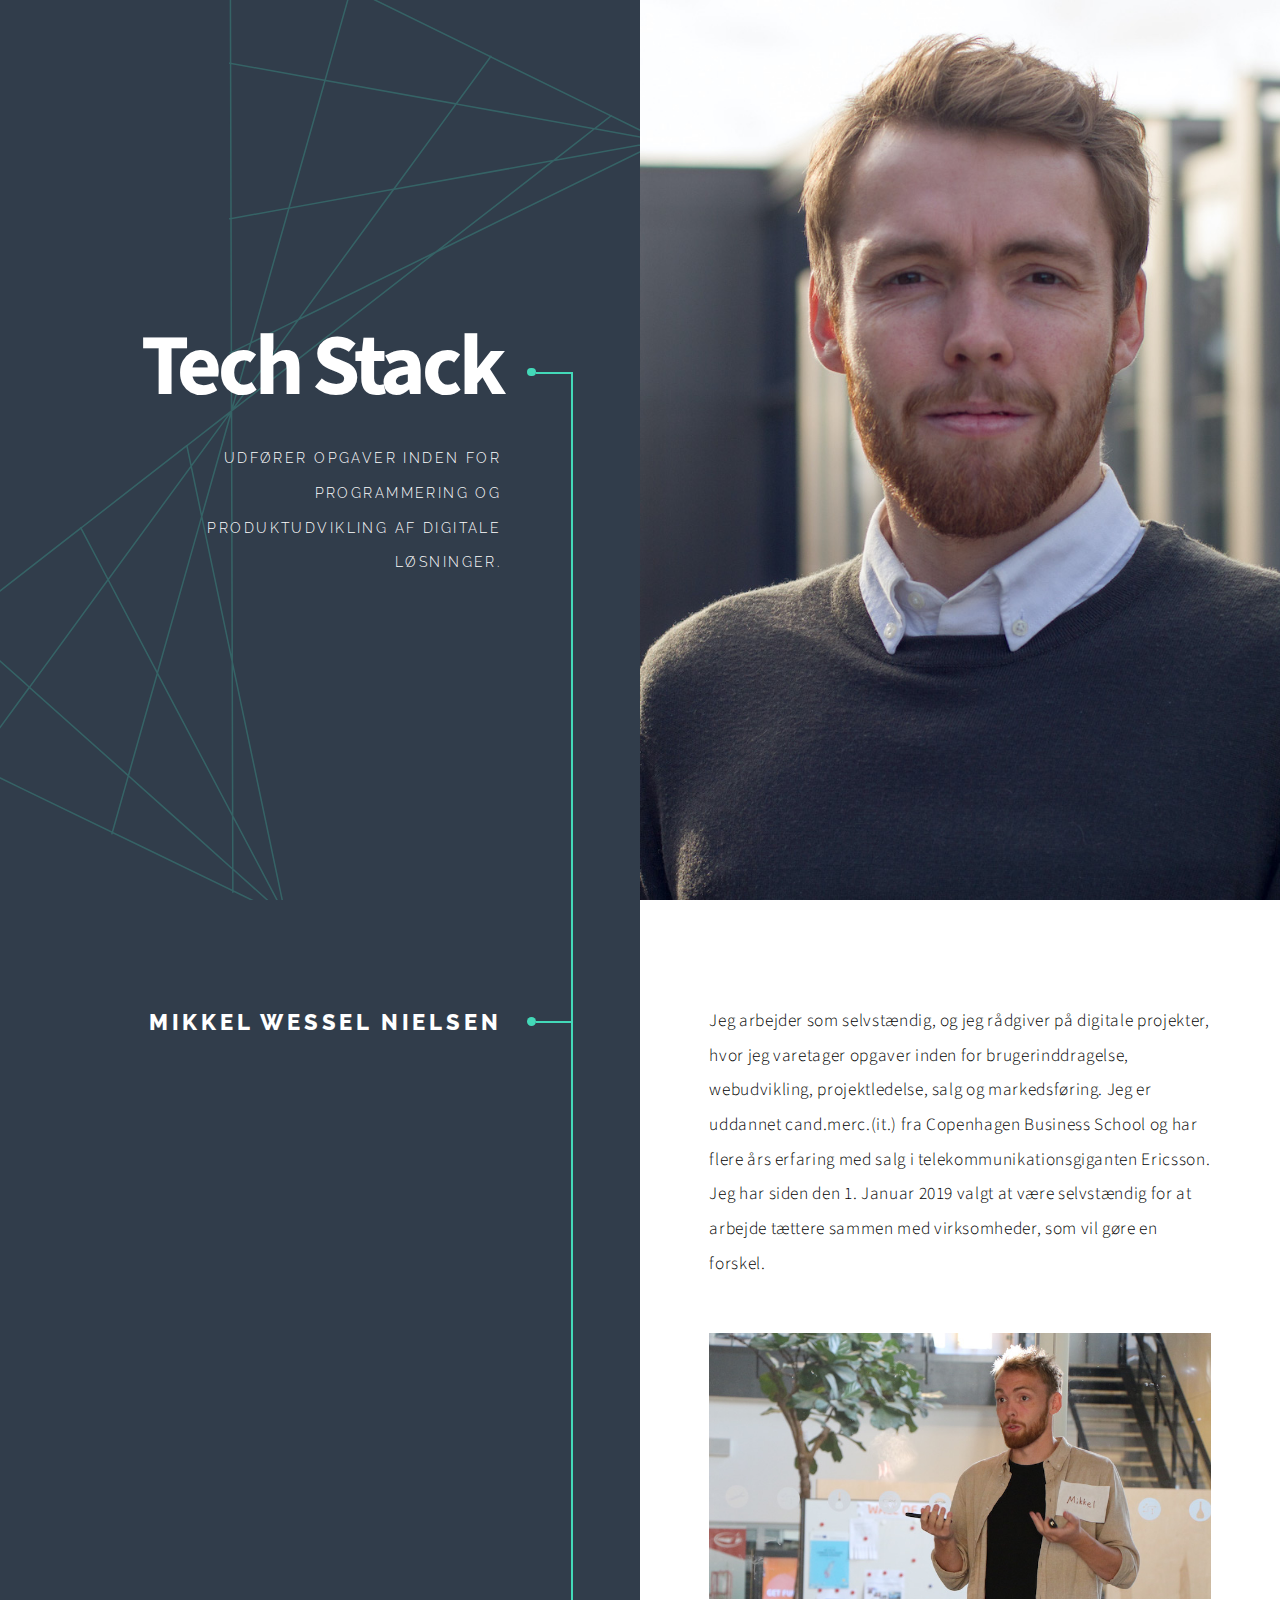
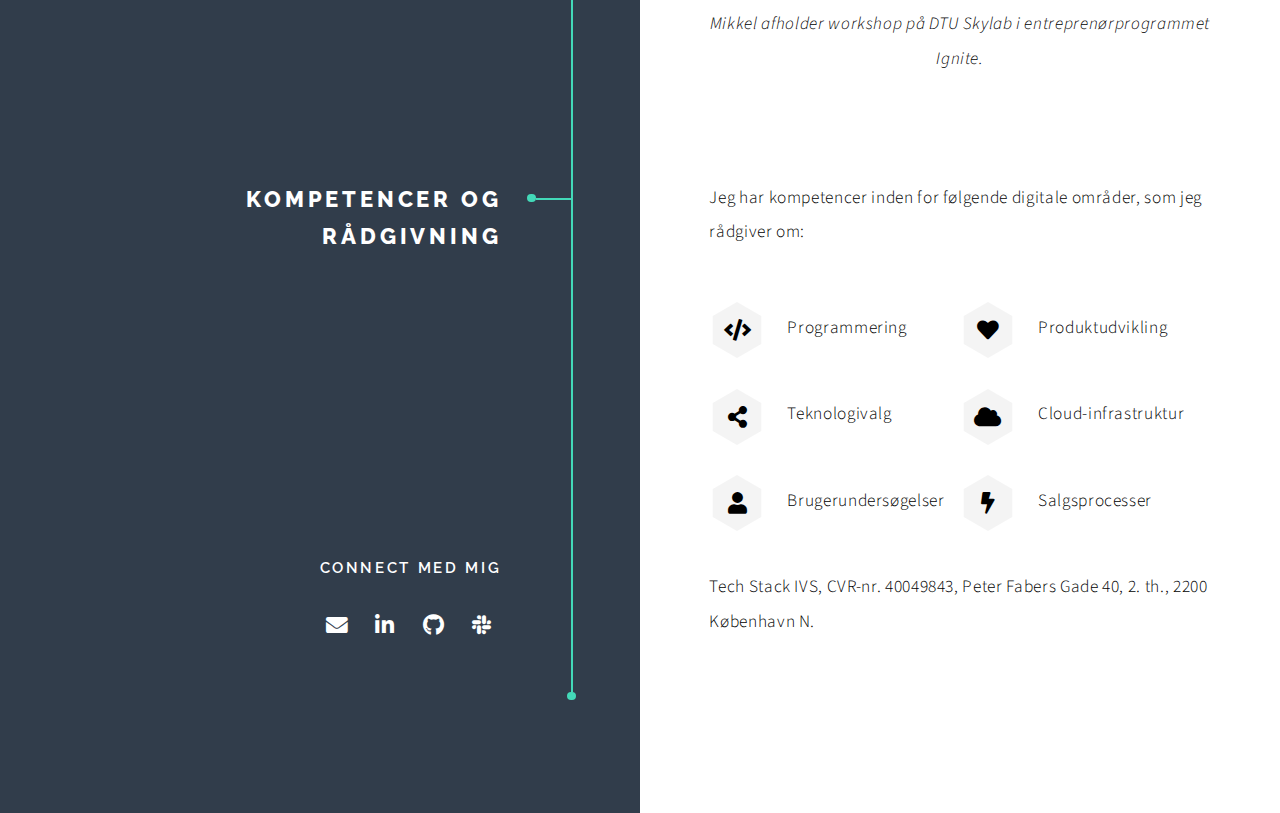
<file: index.html>
<!DOCTYPE HTML>
<html>
	<head>
		<title>Tech Stack</title>
		<meta charset="utf-8" />
		<link rel="icon" href="assets/favicon.ico" />
		<meta name="viewport" content="width=device-width, initial-scale=1, user-scalable=no" />
		<meta name="description" content="" />
		<meta name="keywords" content="" />
		<link rel="stylesheet" href="assets/css/main.css" />
	</head>
	<body class="is-preload">

		<!-- Wrapper -->
			<div id="wrapper">

				<!-- Intro -->
					<section class="intro">
						<header>
							<h1>Tech Stack</h1>
							<p style="color: #ffffff;">Udfører opgaver inden for programmering og produktudvikling af digitale løsninger.</a></p>
						</header>
						<div class="content">
							<span class="image fill" data-position="center"><img src="images/mikkel-1.jpg" alt="" /></span>
						</div>
					</section>

				<!-- Section -->
					<section id="first">
						<header>
							<h2>Mikkel Wessel Nielsen</h2>
						</header>
						<div class="content">
							<p>Jeg arbejder som selvstændig, og jeg rådgiver på digitale projekter, hvor jeg varetager opgaver inden for brugerinddragelse, webudvikling, projektledelse, salg og markedsføring. Jeg er uddannet cand.merc.(it.) fra Copenhagen Business School og har flere års erfaring med salg i telekommunikationsgiganten Ericsson. Jeg har siden den 1. Januar 2019 valgt at være selvstændig for at arbejde tættere sammen med virksomheder, som vil gøre en forskel.</p>
							<span class="image main" style="margin-bottom: 0.5rem!important;"><img src="images/mikkel-2.jpg" alt="" /></span>
							<p style="text-align: center; font-style: italic; margin: 0">Mikkel afholder workshop på DTU Skylab i entreprenørprogrammet Ignite.</p>
						</div>
					</section>

					<!-- Section -->
					<section>
						<header>
							<h2>Kompetencer og rådgivning</h2>
						</header>
						<div class="content">
							<p>Jeg har kompetencer inden for følgende digitale områder, som jeg rådgiver om:</p>
							<ul class="feature-icons">
								<li class="icon solid fa-code">Programmering</li>
								<li class="icon solid fa-heart">Produktudvikling</li>
								<li class="icon solid fa-share-alt">Teknologivalg</li>
								<li class="icon solid fa-cloud">Cloud-infrastruktur</li>
								<li class="icon solid fa-user">Brugerundersøgelser</li>
								<li class="icon solid fa-bolt">Salgsprocesser</li>
							</ul>
							<p>Tech Stack IVS, CVR-nr. 40049843, Peter Fabers Gade 40, 2. th., 2200 København N.</p>
						</div>
						<footer>
							<ul class="items">
								<h3>Connect med mig</h3>
								<li>
									<ul class="icons">
										<li><a href="mailto:mikkelwessel2@gmail.com" target="_blank" class="icon solid fa-envelope"><span class="label">Email</span></a></li>
										<li><a href="https://www.linkedin.com/in/mikkel-wessel-nielsen/" target="_blank" class="icon brands fa-linkedin-in"><span class="label">LinkedIn</span></a></li>
										<li><a href="https://github.com/mikkel4vild" target="_blank" class="icon brands fa-github"><span class="label">GitHub</span></a></li>
										<li><a href="https://tech-stack-talk.slack.com/" target="_blank" class="icon brands fa-slack"><span class="label">Slack</span></a></li>
									</ul>
								</li>
							</ul>
						</footer>
					</section>
			</div>

		<!-- Scripts -->
			<script src="assets/js/jquery.min.js"></script>
			<script src="assets/js/jquery.scrolly.min.js"></script>
			<script src="assets/js/browser.min.js"></script>
			<script src="assets/js/breakpoints.min.js"></script>
			<script src="assets/js/util.js"></script>
			<script src="assets/js/main.js"></script>
			
	</body>
</html>
</file>
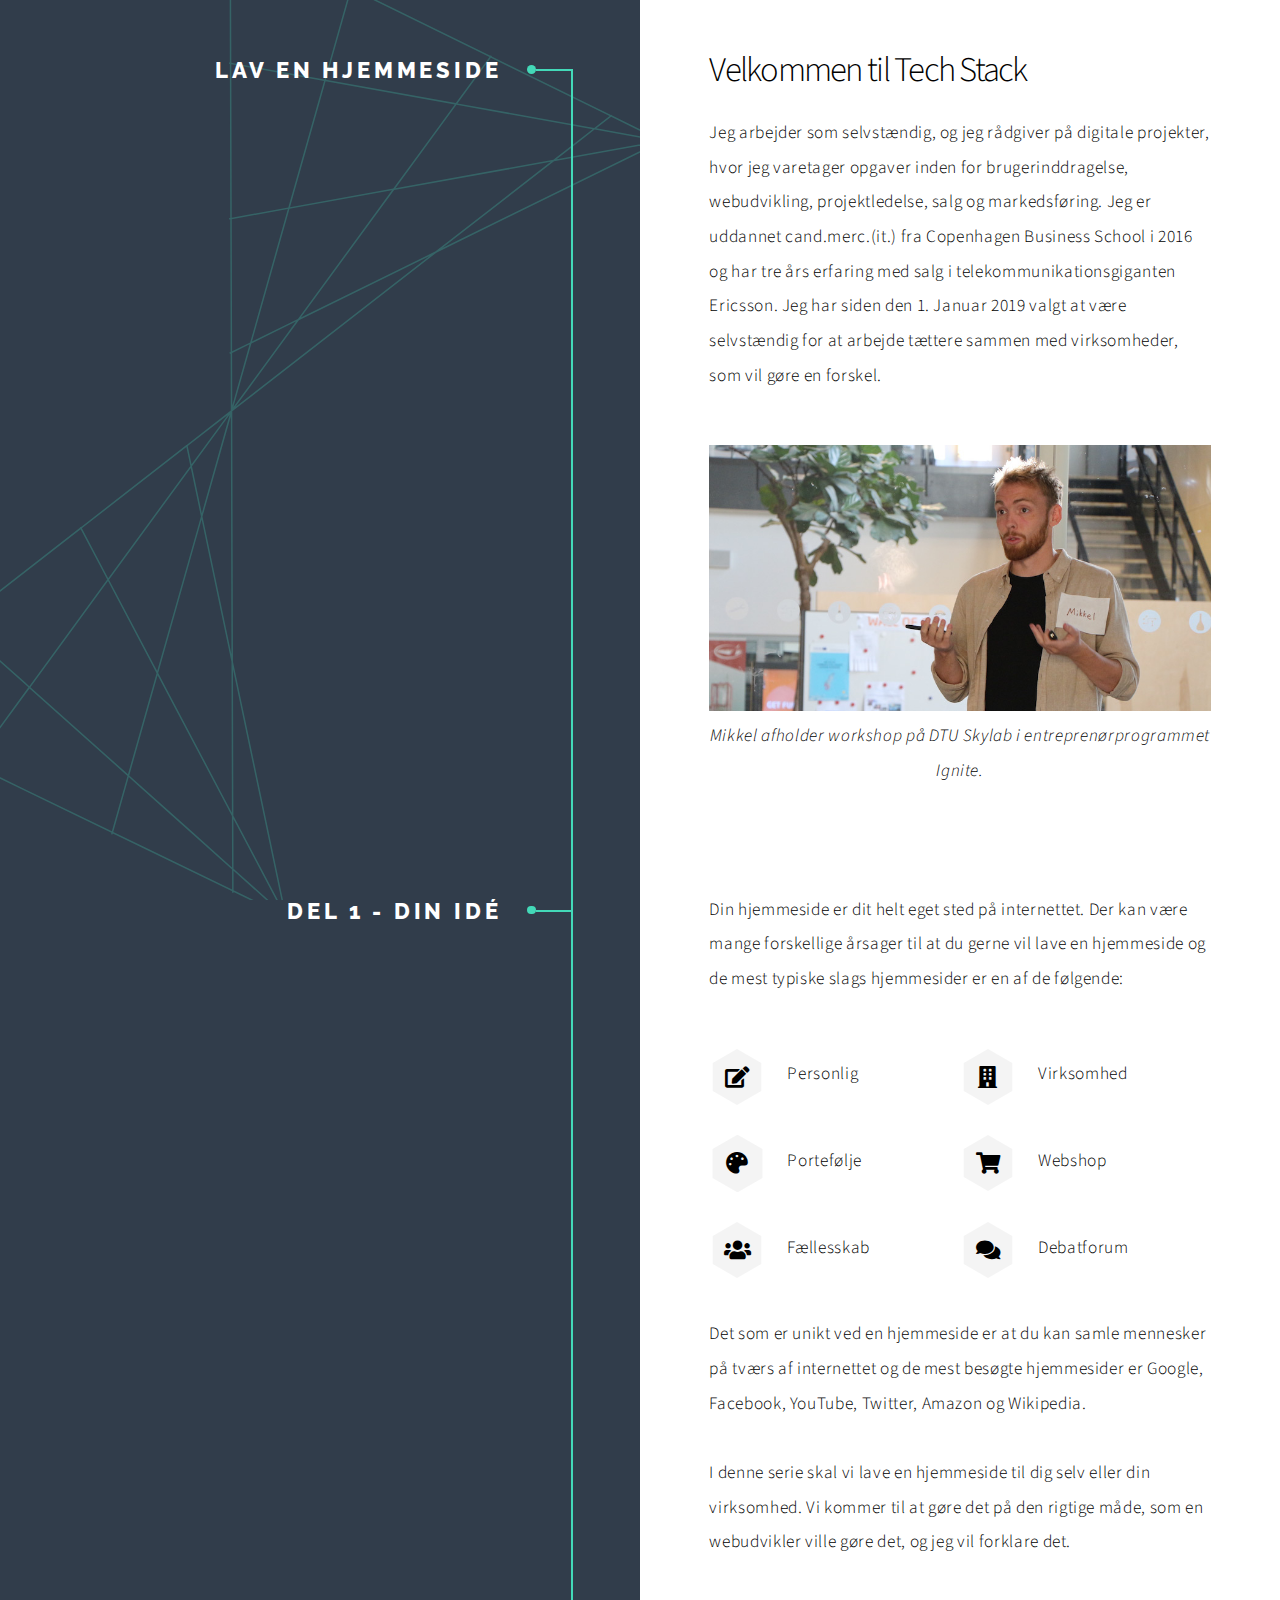
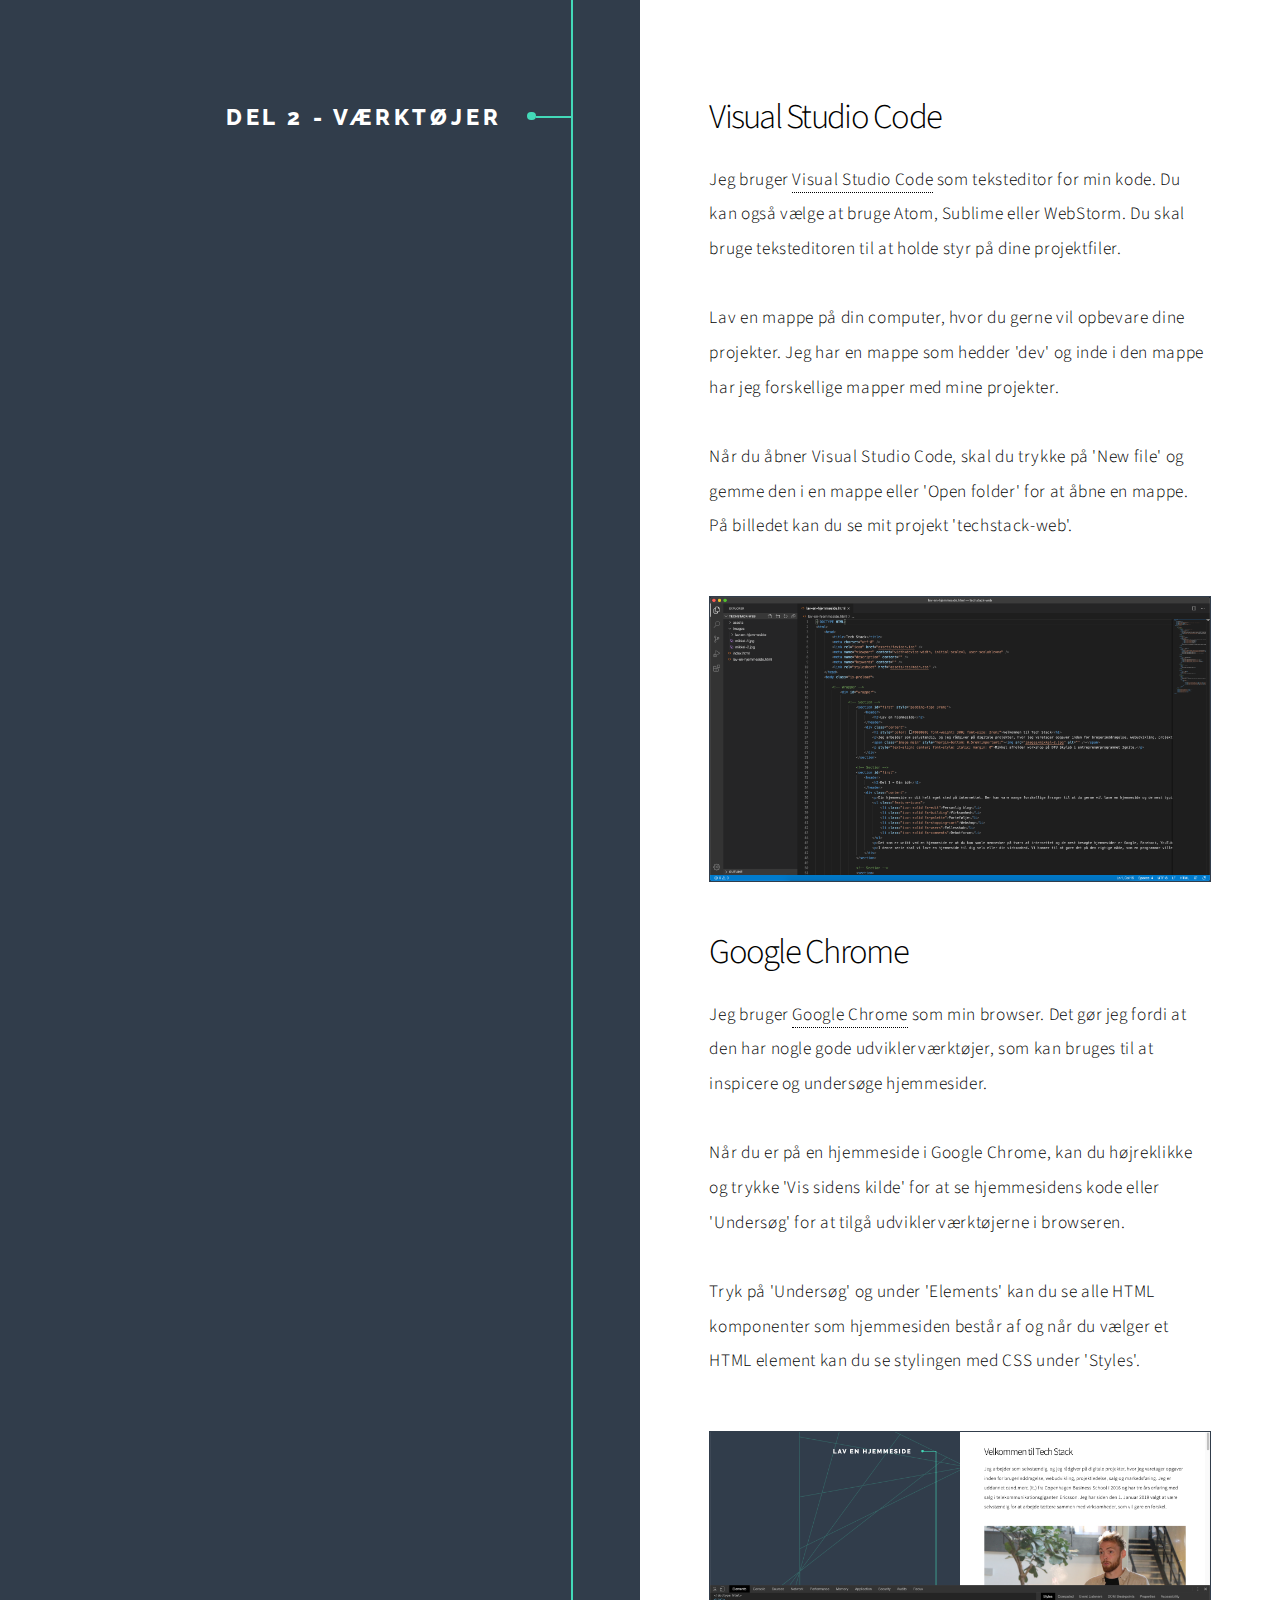
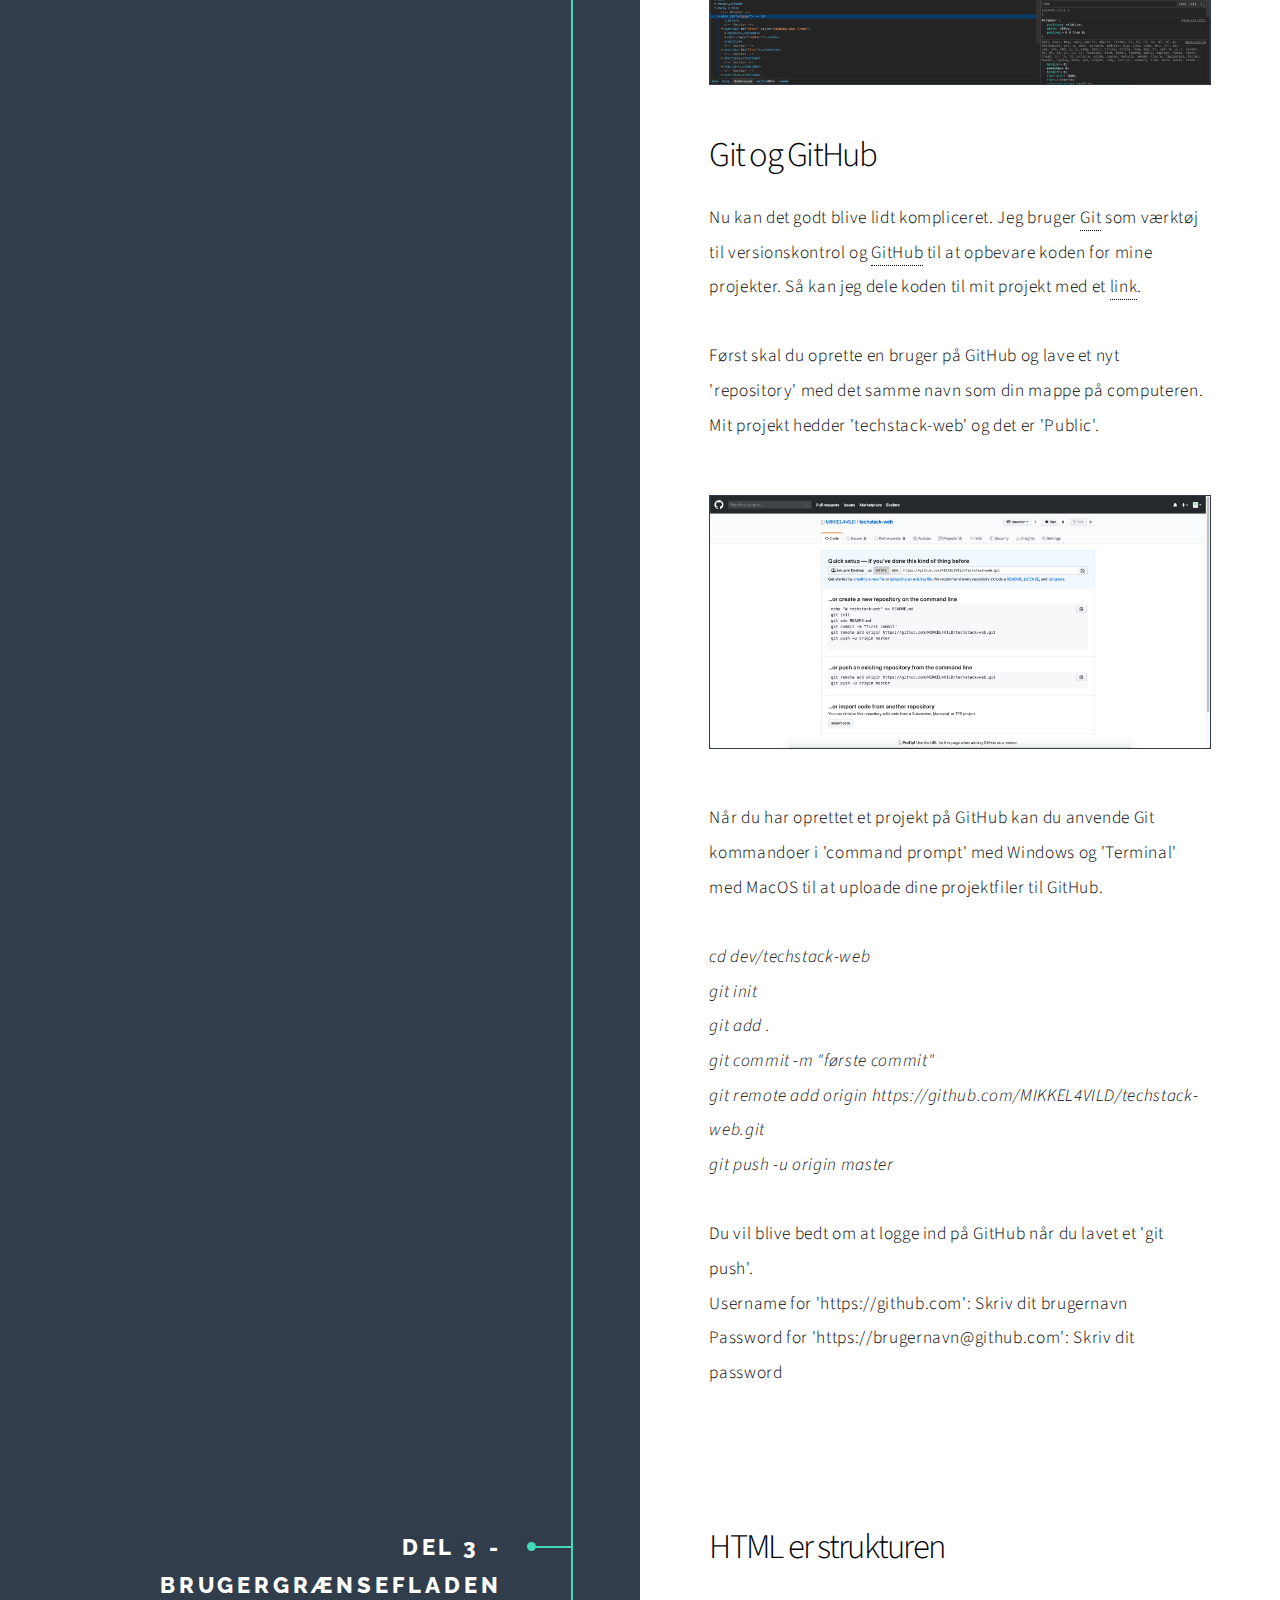
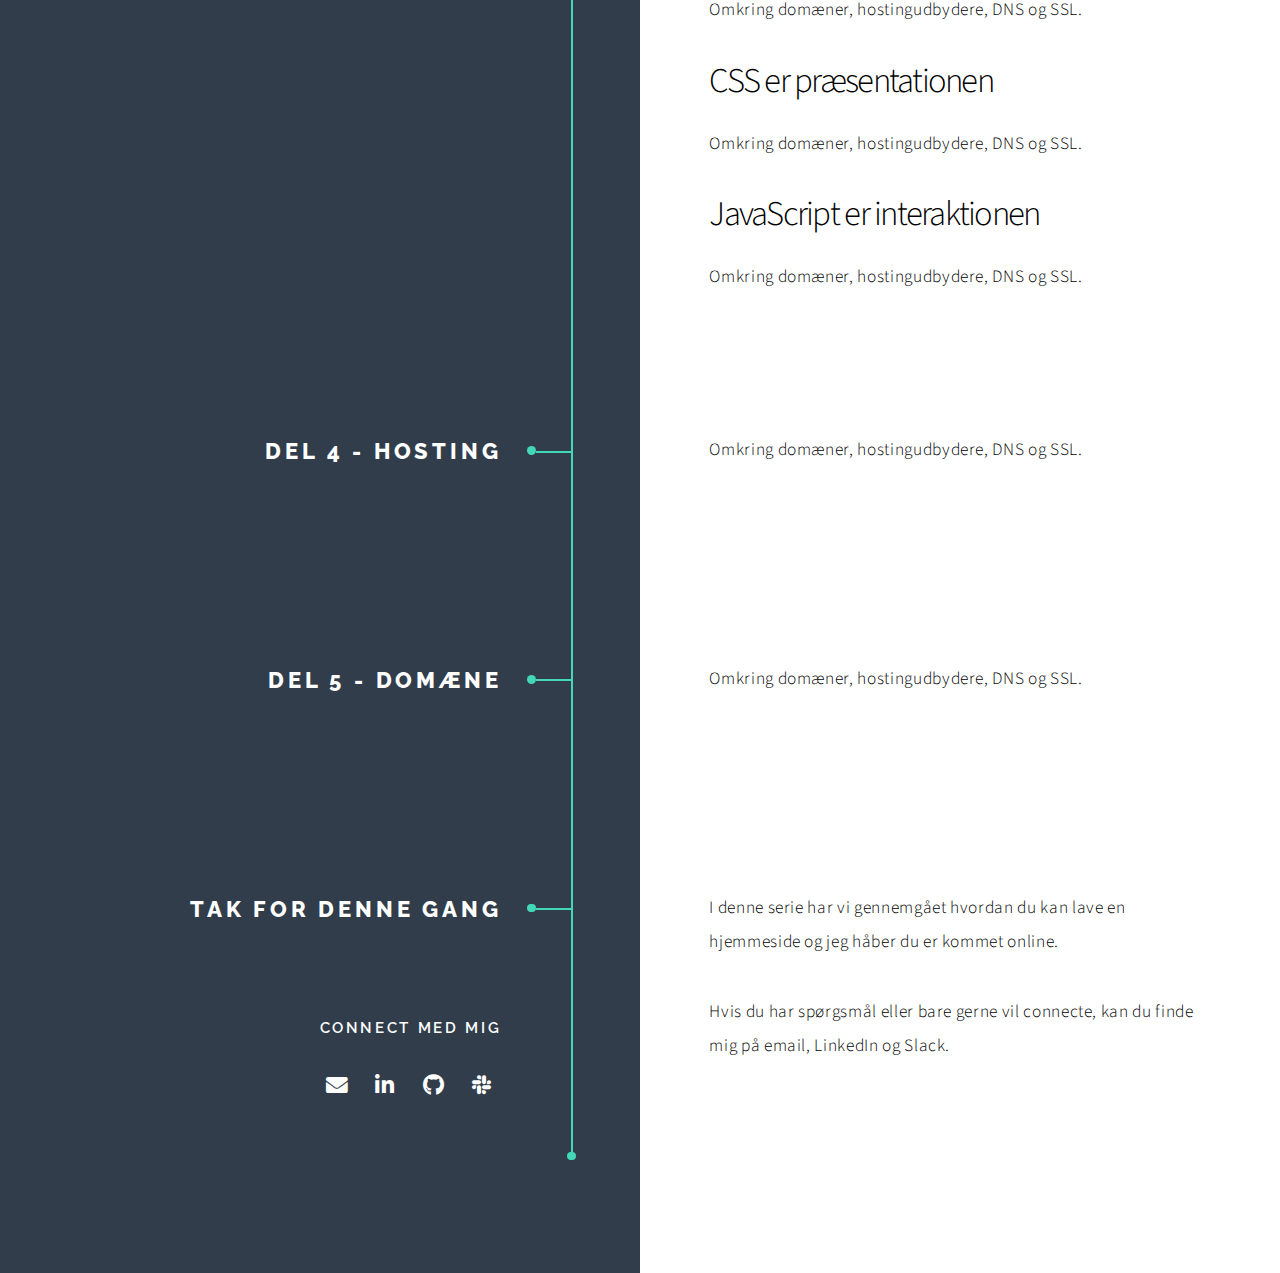
<file: lav-en-hjemmeside.html>
<!DOCTYPE HTML>
<html>
	<head>
		<title>Tech Stack</title>
		<meta charset="utf-8" />
		<link rel="icon" href="assets/favicon.ico" />
		<meta name="viewport" content="width=device-width, initial-scale=1, user-scalable=no" />
		<meta name="description" content="" />
		<meta name="keywords" content="" />
		<link rel="stylesheet" href="assets/css/main.css" />
	</head>
	<body class="is-preload">

		<!-- Wrapper -->
			<div id="wrapper">

				<!-- Section -->
					<section id="first" style="padding-top: 3rem;">
						<header>
							<h2>Lav en hjemmeside</h2>
						</header>
						<div class="content">
                            <h1 style="color: #000000; font-weight: 300; font-size: 2rem;">Velkommen til Tech Stack</h1>
							<p>Jeg arbejder som selvstændig, og jeg rådgiver på digitale projekter, hvor jeg varetager opgaver inden for brugerinddragelse, webudvikling, projektledelse, salg og markedsføring. Jeg er uddannet cand.merc.(it.) fra Copenhagen Business School i 2016 og har tre års erfaring med salg i telekommunikationsgiganten Ericsson. Jeg har siden den 1. Januar 2019 valgt at være selvstændig for at arbejde tættere sammen med virksomheder, som vil gøre en forskel.</p>
							<span class="image main" style="margin-bottom: 0.5rem!important;"><img src="images/mikkel-2.jpg" alt="" /></span>
							<p style="text-align: center; font-style: italic; margin: 0">Mikkel afholder workshop på DTU Skylab i entreprenørprogrammet Ignite.</p>
						</div>
					</section>

                    <!-- Section -->
					<section id="first">
						<header>
							<h2>Del 1 - Din idé</h2>
						</header>
						<div class="content">
                            <p>Din hjemmeside er dit helt eget sted på internettet. Der kan være mange forskellige årsager til at du gerne vil lave en hjemmeside og de mest typiske slags hjemmesider er en af de følgende:</p>
                            <ul class="feature-icons">
								<li class="icon solid fa-edit">Personlig</li>
								<li class="icon solid fa-building">Virksomhed</li>
								<li class="icon solid fa-palette">Portefølje</li>
								<li class="icon solid fa-shopping-cart">Webshop</li>
								<li class="icon solid fa-users">Fællesskab</li>
								<li class="icon solid fa-comments">Debatforum</li>
                            </ul>
                            <p>Det som er unikt ved en hjemmeside er at du kan samle mennesker på tværs af internettet og de mest besøgte hjemmesider er Google, Facebook, YouTube, Twitter, Amazon og Wikipedia. </p>
                            <p>I denne serie skal vi lave en hjemmeside til dig selv eller din virksomhed. Vi kommer til at gøre det på den rigtige måde, som en webudvikler ville gøre det, og jeg vil forklare det.</p>
						</div>
                    </section>
                    
                    <!-- Section -->
					<section>
						<header>
							<h2>Del 2 - Værktøjer</h2>
						</header>
						<div class="content">
                            <h1 style="color: #000000; font-weight: 300; font-size: 2rem;">Visual Studio Code</h1>
                            <p>Jeg bruger <a style="color:#000000" href="https://code.visualstudio.com/download" target="_blank">Visual Studio Code</a> som teksteditor for min kode. Du kan også vælge at bruge Atom, Sublime eller WebStorm. Du skal bruge teksteditoren til at holde styr på dine projektfiler.</p>
                            <p>Lav en mappe på din computer, hvor du gerne vil opbevare dine projekter. Jeg har en mappe som hedder 'dev' og inde i den mappe har jeg forskellige mapper med mine projekter.</p>
                            <p>Når du åbner Visual Studio Code, skal du trykke på 'New file' og gemme den i en mappe eller 'Open folder' for at åbne en mappe. På billedet kan du se mit projekt 'techstack-web'.</p>
                            <span class="image main"><img src="images/lav-en-hjemmeside/visual-studio-code.png" style="border: 1px solid #313D4B;" alt="Visual Studio Code" /></span>
                            <h1 style="color: #000000; font-weight: 300; font-size: 2rem;">Google Chrome</h1>
                            <p>Jeg bruger <a style="color:#000000" href="https://www.google.com/intl/da/chrome/" target="_blank">Google Chrome</a> som min browser. Det gør jeg fordi at den har nogle gode udviklerværktøjer, som kan bruges til at inspicere og undersøge hjemmesider.</p>
                            <p>Når du er på en hjemmeside i Google Chrome, kan du højreklikke og trykke 'Vis sidens kilde' for at se hjemmesidens kode eller 'Undersøg' for at tilgå udviklerværktøjerne i browseren.</p>
                            <p>Tryk på 'Undersøg' og under 'Elements' kan du se alle HTML komponenter som hjemmesiden består af og når du vælger et HTML element kan du se stylingen med CSS under 'Styles'.</p>
                            <span class="image main"><img src="images/lav-en-hjemmeside/google-chrome-inspect.png" style="border: 1px solid #313D4B;" alt="Google Chrome Developer Tools" /></span>
                            <h1 style="color: #000000; font-weight: 300; font-size: 2rem;">Git og GitHub</h1>
							<p>Nu kan det godt blive lidt kompliceret. Jeg bruger <a style="color:#000000" href="https://git-scm.com/downloads" target="_blank">Git</a>  som værktøj til versionskontrol og <a style="color:#000000" href="https://github.com/" target="_blank">GitHub</a>  til at opbevare koden for mine projekter. Så kan jeg dele koden til mit projekt med et <a style="color:#000000" href="https://github.com/mikkel4vild/techstack-web" target="_blank">link</a>.</p>
							<p>Først skal du oprette en bruger på GitHub og lave et nyt 'repository' med det samme navn som din mappe på computeren. Mit projekt hedder 'techstack-web' og det er 'Public'.</p>
							<span class="image main"><img src="images/lav-en-hjemmeside/github-new-repository.png" style="border: 1px solid #313D4B;" alt="GitHub repository" /></span>
							<p>Når du har oprettet et projekt på GitHub kan du anvende Git kommandoer i 'command prompt' med Windows og 'Terminal' med MacOS til at uploade dine projektfiler til GitHub.</p>
							<p style="font-style: italic;">cd dev/techstack-web<br />git init<br />git add .<br />git commit -m "første commit"<br />git remote add origin https://github.com/MIKKEL4VILD/techstack-web.git<br />git push -u origin master</p>
							<p>Du vil blive bedt om at logge ind på GitHub når du lavet et 'git push'.<br />Username for 'https://github.com': Skriv dit brugernavn<br />Password for 'https://brugernavn@github.com': Skriv dit password</p>
							
						</div>
                    </section>
                    
                    <!-- Section -->
					<section>
						<header>
							<h2>Del 3 - Brugergrænsefladen</h2>
						</header>
						<div class="content">
                            <h1 style="color: #000000; font-weight: 300; font-size: 2rem;">HTML er strukturen</h1>
                            <p>Omkring domæner, hostingudbydere, DNS og SSL.</p>
                            <h1 style="color: #000000; font-weight: 300; font-size: 2rem;">CSS er præsentationen</h1>
                            <p>Omkring domæner, hostingudbydere, DNS og SSL.</p>
                            <h1 style="color: #000000; font-weight: 300; font-size: 2rem;">JavaScript er interaktionen</h1>
                            <p>Omkring domæner, hostingudbydere, DNS og SSL.</p>
						</div>
                    </section>
                    
                    <!-- Section -->
					<section>
						<header>
							<h2>Del 4 - Hosting</h2>
						</header>
						<div class="content">
							<p>Omkring domæner, hostingudbydere, DNS og SSL.</p>
						</div>
                    </section>
                    
                    <!-- Section -->
					<section>
						<header>
							<h2>Del 5 - Domæne</h2>
						</header>
						<div class="content">
							<p>Omkring domæner, hostingudbydere, DNS og SSL.</p>
						</div>
					</section>

					<!-- Section -->
					<section>
						<header>
							<h2>Tak for denne gang</h2>
						</header>
						<div class="content">
                            <p>I denne serie har vi gennemgået hvordan du kan lave en hjemmeside og jeg håber du er kommet online.</p><p>Hvis du har spørgsmål eller bare gerne vil connecte, kan du finde mig på email, LinkedIn og Slack.</p>
						</div>
						<footer>
							<ul class="items">
								<h3>Connect med mig</h3>
								<li>
									<ul class="icons">
										<li><a href="mailto:mikkelwessel2@gmail.com" target="_blank" class="icon solid fa-envelope"><span class="label">Email</span></a></li>
										<li><a href="https://www.linkedin.com/in/mikkel-wessel-nielsen/" target="_blank" class="icon brands fa-linkedin-in"><span class="label">LinkedIn</span></a></li>
										<li><a href="https://github.com/mikkel4vild" target="_blank" class="icon brands fa-github"><span class="label">GitHub</span></a></li>
										<li><a href="https://tech-stack-talk.slack.com/" target="_blank" class="icon brands fa-slack"><span class="label">Slack</span></a></li>
									</ul>
								</li>
							</ul>
						</footer>
					</section>
			</div>

		<!-- Scripts -->
			<script src="assets/js/jquery.min.js"></script>
			<script src="assets/js/jquery.scrolly.min.js"></script>
			<script src="assets/js/browser.min.js"></script>
			<script src="assets/js/breakpoints.min.js"></script>
			<script src="assets/js/util.js"></script>
			<script src="assets/js/main.js"></script>
			
	</body>
</html>
</file>
<file: assets/css/main.css>
@import url(fontawesome-all.min.css);
@import url("https://fonts.googleapis.com/css?family=Source+Sans+Pro:300,600,700,300i,600i,700i|Raleway:600,800");

html, body, div, span, applet, object,
iframe, h1, h2, h3, h4, h5, h6, p, blockquote,
pre, a, abbr, acronym, address, big, cite,
code, del, dfn, em, img, ins, kbd, q, s, samp,
small, strike, strong, sub, sup, tt, var, b,
u, i, center, dl, dt, dd, ol, ul, li, fieldset,
form, label, legend, table, caption, tbody,
tfoot, thead, tr, th, td, article, aside,
canvas, details, embed, figure, figcaption,
footer, header, hgroup, menu, nav, output, ruby,
section, summary, time, mark, audio, video {
	margin: 0;
	padding: 0;
	border: 0;
	font-size: 100%;
	font: inherit;
	vertical-align: baseline;}

article, aside, details, figcaption, figure,
footer, header, hgroup, menu, nav, section {
	display: block;}

body {
	line-height: 1;
}

ol, ul {
	list-style: none;
}

blockquote, q {
	quotes: none;
}

	blockquote:before, blockquote:after, q:before, q:after {
		content: '';
		content: none;
	}

table {
	border-collapse: collapse;
	border-spacing: 0;
}

body {
	-webkit-text-size-adjust: none;
}

mark {
	background-color: transparent;
	color: inherit;
}

input::-moz-focus-inner {
	border: 0;
	padding: 0;
}

input, select, textarea {
	-moz-appearance: none;
	-webkit-appearance: none;
	-ms-appearance: none;
	appearance: none;
}

/* Basic */

	@-ms-viewport {
		width: device-width;
	}

	body {
		-ms-overflow-style: scrollbar;
	}

	@media screen and (max-width: 480px) {

		html, body {
			min-width: 320px;
		}

	}

	html {
		box-sizing: border-box;
	}

	*, *:before, *:after {
		box-sizing: inherit;
	}

	html {
		overflow-x: hidden;
	}

	body {
		background: #ffffff;
		overflow-x: hidden;
	}

		body.is-preload *, body.is-preload *:before, body.is-preload *:after {
			-moz-animation: none !important;
			-webkit-animation: none !important;
			-ms-animation: none !important;
			animation: none !important;
			-moz-transition: none !important;
			-webkit-transition: none !important;
			-ms-transition: none !important;
			transition: none !important;
		}

/* Typography */

	html {
		font-size: 18pt;
	}

		@media screen and (max-width: 1920px) {

			html {
				font-size: 13pt;
			}

		}

		@media screen and (max-width: 1152px) {

			html {
				font-size: 14pt;
			}

		}

		@media screen and (max-width: 736px) {

			html {
				font-size: 12pt;
			}

		}

		@media screen and (max-width: 480px) {

			html {
				font-size: 11pt;
			}

		}

	body {
		background-color: #ffffff;
		color: #000000;
	}

	body, input, select, textarea {
		color: #000000;
		font-family: "Source Sans Pro", Helvetica, sans-serif;
		font-size: 1rem;
		font-weight: 300;
		letter-spacing: 0.0375em;
		line-height: 2;
	}

	a {
		-moz-transition: border-bottom-color 0.25s ease-in-out;
		-webkit-transition: border-bottom-color 0.25s ease-in-out;
		-ms-transition: border-bottom-color 0.25s ease-in-out;
		transition: border-bottom-color 0.25s ease-in-out;
		text-decoration: none;
		color: #ffffff;
		border-bottom: dotted 1px;
	}

		a:hover {
			text-decoration: none;
			border-bottom-color: transparent;
		}

	strong, b {
		font-weight: 600;
		color: #000000;
	}

	em, i {
		font-style: italic;
	}

	p {
		margin: 0 0 2rem 0;
	}

	h1, h2, h3, h4, h5, h6 {
		color: #ffffff;
		font-family: "Raleway", Helvetica, sans-serif;
		font-weight: 600;
		letter-spacing: 0.175em;
		line-height: 1.75;
		margin: 0 0 1.5rem 0;
		text-transform: uppercase;
	}

		h1 a, h2 a, h3 a, h4 a, h5 a, h6 a {
			color: inherit;
			text-decoration: none;
		}

	h1 {
		font-family: "Source Sans Pro", Helvetica, sans-serif;
		font-size: 5rem;
		font-weight: 700;
		letter-spacing: -0.05em;
		line-height: 1.1;
		margin: 0 0 1.5rem 0;
		text-transform: none;
	}

	h2 {
		font-size: 1.25rem;
		font-weight: 800;
		margin: 0 0 2rem 0;
	}

	h3 {
		font-size: 0.875rem;
	}

	h4 {
		font-size: 0.875rem;
	}

	h5 {
		font-size: 0.75rem;
	}

	h6 {
		font-size: 0.625rem;
	}

	@media screen and (max-width: 736px) {

		h1 {
			font-size: 4.5rem;
			line-height: 1.1;
		}

		h2 {
			font-size: 1.25rem;
			line-height: 1.7;
		}

		h3 {
			font-size: 0.9rem;
		}

		h4 {
			font-size: 0.75rem;
		}

		h5 {
			font-size: 0.675rem;
		}

	}

	@media screen and (max-width: 360px) {

		h1 {
			font-size: 3.75rem;
		}

		h2 {
			font-size: 1.125rem;
		}

		h3 {
			font-size: 0.8rem;
		}

		h4 {
			font-size: 0.675rem;
		}

		h5 {
			font-size: 0.675rem;
		}

	}

	sub {
		font-size: 0.8rem;
		position: relative;
		top: 0.5rem;
	}

	sup {
		font-size: 0.8rem;
		position: relative;
		top: -0.5rem;
	}

	blockquote {
		border-left: solid 0.5rem rgba(144, 144, 144, 0.25);
		font-style: italic;
		margin: 0 0 2rem 0;
		padding: 1rem 0 1rem 2rem;
	}

	code {
		background: rgba(144, 144, 144, 0.1);
		border-radius: 0.325rem;
		font-family: "Courier New", monospace;
		font-size: 0.9rem;
		margin: 0 0.25rem;
		padding: 0.25rem 0.65rem;
	}

	pre {
		-webkit-overflow-scrolling: touch;
		font-family: "Courier New", monospace;
		font-size: 0.9rem;
		margin: 0 0 2rem 0;
		width: 100%;
	}

		pre code {
			display: block;
			line-height: 1.75;
			padding: 1rem 1.5rem;
			overflow-x: auto;
		}

	hr {
		border: 0;
		border-bottom: solid 2px rgba(144, 144, 144, 0.25);
		margin: 3rem 0;
	}

		hr.major {
			margin: 5rem 0;
		}

		@media screen and (max-width: 736px) {

			hr.major {
				margin: 3rem 0;
			}

		}

/* Row */

	.row {
		display: flex;
		flex-wrap: wrap;
		box-sizing: border-box;
		align-items: stretch;
	}

		.row > * {
			box-sizing: border-box;
		}

		.row.gtr-uniform > * > :last-child {
			margin-bottom: 0;
		}

		.row.aln-left {
			justify-content: flex-start;
		}

		.row.aln-center {
			justify-content: center;
		}

		.row.aln-right {
			justify-content: flex-end;
		}

		.row.aln-top {
			align-items: flex-start;
		}

		.row.aln-middle {
			align-items: center;
		}

		.row.aln-bottom {
			align-items: flex-end;
		}

		.row > .imp {
			order: -1;
		}

		.row > .col-1 {
			width: 8.33333%;
		}

		.row > .off-1 {
			margin-left: 8.33333%;
		}

		.row > .col-2 {
			width: 16.66667%;
		}

		.row > .off-2 {
			margin-left: 16.66667%;
		}

		.row > .col-3 {
			width: 25%;
		}

		.row > .off-3 {
			margin-left: 25%;
		}

		.row > .col-4 {
			width: 33.33333%;
		}

		.row > .off-4 {
			margin-left: 33.33333%;
		}

		.row > .col-5 {
			width: 41.66667%;
		}

		.row > .off-5 {
			margin-left: 41.66667%;
		}

		.row > .col-6 {
			width: 50%;
		}

		.row > .off-6 {
			margin-left: 50%;
		}

		.row > .col-7 {
			width: 58.33333%;
		}

		.row > .off-7 {
			margin-left: 58.33333%;
		}

		.row > .col-8 {
			width: 66.66667%;
		}

		.row > .off-8 {
			margin-left: 66.66667%;
		}

		.row > .col-9 {
			width: 75%;
		}

		.row > .off-9 {
			margin-left: 75%;
		}

		.row > .col-10 {
			width: 83.33333%;
		}

		.row > .off-10 {
			margin-left: 83.33333%;
		}

		.row > .col-11 {
			width: 91.66667%;
		}

		.row > .off-11 {
			margin-left: 91.66667%;
		}

		.row > .col-12 {
			width: 100%;
		}

		.row > .off-12 {
			margin-left: 100%;
		}

		.row.gtr-0 {
			margin-top: 0;
			margin-left: 0rem;
		}

			.row.gtr-0 > * {
				padding: 0 0 0 0rem;
			}

			.row.gtr-0.gtr-uniform {
				margin-top: 0rem;
			}

				.row.gtr-0.gtr-uniform > * {
					padding-top: 0rem;
				}

		.row.gtr-25 {
			margin-top: 0;
			margin-left: -0.5rem;
		}

			.row.gtr-25 > * {
				padding: 0 0 0 0.5rem;
			}

			.row.gtr-25.gtr-uniform {
				margin-top: -0.5rem;
			}

				.row.gtr-25.gtr-uniform > * {
					padding-top: 0.5rem;
				}

		.row.gtr-50 {
			margin-top: 0;
			margin-left: -1rem;
		}

			.row.gtr-50 > * {
				padding: 0 0 0 1rem;
			}

			.row.gtr-50.gtr-uniform {
				margin-top: -1rem;
			}

				.row.gtr-50.gtr-uniform > * {
					padding-top: 1rem;
				}

		.row {
			margin-top: 0;
			margin-left: -2rem;
		}

			.row > * {
				padding: 0 0 0 2rem;
			}

			.row.gtr-uniform {
				margin-top: -2rem;
			}

				.row.gtr-uniform > * {
					padding-top: 2rem;
				}

		.row.gtr-150 {
			margin-top: 0;
			margin-left: -3rem;
		}

			.row.gtr-150 > * {
				padding: 0 0 0 3rem;
			}

			.row.gtr-150.gtr-uniform {
				margin-top: -3rem;
			}

				.row.gtr-150.gtr-uniform > * {
					padding-top: 3rem;
				}

		.row.gtr-200 {
			margin-top: 0;
			margin-left: -4rem;
		}

			.row.gtr-200 > * {
				padding: 0 0 0 4rem;
			}

			.row.gtr-200.gtr-uniform {
				margin-top: -4rem;
			}

				.row.gtr-200.gtr-uniform > * {
					padding-top: 4rem;
				}

		@media screen and (max-width: 1920px) {

			.row {
				display: flex;
				flex-wrap: wrap;
				box-sizing: border-box;
				align-items: stretch;
			}

				.row > * {
					box-sizing: border-box;
				}

				.row.gtr-uniform > * > :last-child {
					margin-bottom: 0;
				}

				.row.aln-left {
					justify-content: flex-start;
				}

				.row.aln-center {
					justify-content: center;
				}

				.row.aln-right {
					justify-content: flex-end;
				}

				.row.aln-top {
					align-items: flex-start;
				}

				.row.aln-middle {
					align-items: center;
				}

				.row.aln-bottom {
					align-items: flex-end;
				}

				.row > .imp-xlarge {
					order: -1;
				}

				.row > .col-1-xlarge {
					width: 8.33333%;
				}

				.row > .off-1-xlarge {
					margin-left: 8.33333%;
				}

				.row > .col-2-xlarge {
					width: 16.66667%;
				}

				.row > .off-2-xlarge {
					margin-left: 16.66667%;
				}

				.row > .col-3-xlarge {
					width: 25%;
				}

				.row > .off-3-xlarge {
					margin-left: 25%;
				}

				.row > .col-4-xlarge {
					width: 33.33333%;
				}

				.row > .off-4-xlarge {
					margin-left: 33.33333%;
				}

				.row > .col-5-xlarge {
					width: 41.66667%;
				}

				.row > .off-5-xlarge {
					margin-left: 41.66667%;
				}

				.row > .col-6-xlarge {
					width: 50%;
				}

				.row > .off-6-xlarge {
					margin-left: 50%;
				}

				.row > .col-7-xlarge {
					width: 58.33333%;
				}

				.row > .off-7-xlarge {
					margin-left: 58.33333%;
				}

				.row > .col-8-xlarge {
					width: 66.66667%;
				}

				.row > .off-8-xlarge {
					margin-left: 66.66667%;
				}

				.row > .col-9-xlarge {
					width: 75%;
				}

				.row > .off-9-xlarge {
					margin-left: 75%;
				}

				.row > .col-10-xlarge {
					width: 83.33333%;
				}

				.row > .off-10-xlarge {
					margin-left: 83.33333%;
				}

				.row > .col-11-xlarge {
					width: 91.66667%;
				}

				.row > .off-11-xlarge {
					margin-left: 91.66667%;
				}

				.row > .col-12-xlarge {
					width: 100%;
				}

				.row > .off-12-xlarge {
					margin-left: 100%;
				}

				.row.gtr-0 {
					margin-top: 0;
					margin-left: 0rem;
				}

					.row.gtr-0 > * {
						padding: 0 0 0 0rem;
					}

					.row.gtr-0.gtr-uniform {
						margin-top: 0rem;
					}

						.row.gtr-0.gtr-uniform > * {
							padding-top: 0rem;
						}

				.row.gtr-25 {
					margin-top: 0;
					margin-left: -0.5rem;
				}

					.row.gtr-25 > * {
						padding: 0 0 0 0.5rem;
					}

					.row.gtr-25.gtr-uniform {
						margin-top: -0.5rem;
					}

						.row.gtr-25.gtr-uniform > * {
							padding-top: 0.5rem;
						}

				.row.gtr-50 {
					margin-top: 0;
					margin-left: -1rem;
				}

					.row.gtr-50 > * {
						padding: 0 0 0 1rem;
					}

					.row.gtr-50.gtr-uniform {
						margin-top: -1rem;
					}

						.row.gtr-50.gtr-uniform > * {
							padding-top: 1rem;
						}

				.row {
					margin-top: 0;
					margin-left: -2rem;
				}

					.row > * {
						padding: 0 0 0 2rem;
					}

					.row.gtr-uniform {
						margin-top: -2rem;
					}

						.row.gtr-uniform > * {
							padding-top: 2rem;
						}

				.row.gtr-150 {
					margin-top: 0;
					margin-left: -3rem;
				}

					.row.gtr-150 > * {
						padding: 0 0 0 3rem;
					}

					.row.gtr-150.gtr-uniform {
						margin-top: -3rem;
					}

						.row.gtr-150.gtr-uniform > * {
							padding-top: 3rem;
						}

				.row.gtr-200 {
					margin-top: 0;
					margin-left: -4rem;
				}

					.row.gtr-200 > * {
						padding: 0 0 0 4rem;
					}

					.row.gtr-200.gtr-uniform {
						margin-top: -4rem;
					}

						.row.gtr-200.gtr-uniform > * {
							padding-top: 4rem;
						}

		}

		@media screen and (max-width: 1280px) {

			.row {
				display: flex;
				flex-wrap: wrap;
				box-sizing: border-box;
				align-items: stretch;
			}

				.row > * {
					box-sizing: border-box;
				}

				.row.gtr-uniform > * > :last-child {
					margin-bottom: 0;
				}

				.row.aln-left {
					justify-content: flex-start;
				}

				.row.aln-center {
					justify-content: center;
				}

				.row.aln-right {
					justify-content: flex-end;
				}

				.row.aln-top {
					align-items: flex-start;
				}

				.row.aln-middle {
					align-items: center;
				}

				.row.aln-bottom {
					align-items: flex-end;
				}

				.row > .imp-large {
					order: -1;
				}

				.row > .col-1-large {
					width: 8.33333%;
				}

				.row > .off-1-large {
					margin-left: 8.33333%;
				}

				.row > .col-2-large {
					width: 16.66667%;
				}

				.row > .off-2-large {
					margin-left: 16.66667%;
				}

				.row > .col-3-large {
					width: 25%;
				}

				.row > .off-3-large {
					margin-left: 25%;
				}

				.row > .col-4-large {
					width: 33.33333%;
				}

				.row > .off-4-large {
					margin-left: 33.33333%;
				}

				.row > .col-5-large {
					width: 41.66667%;
				}

				.row > .off-5-large {
					margin-left: 41.66667%;
				}

				.row > .col-6-large {
					width: 50%;
				}

				.row > .off-6-large {
					margin-left: 50%;
				}

				.row > .col-7-large {
					width: 58.33333%;
				}

				.row > .off-7-large {
					margin-left: 58.33333%;
				}

				.row > .col-8-large {
					width: 66.66667%;
				}

				.row > .off-8-large {
					margin-left: 66.66667%;
				}

				.row > .col-9-large {
					width: 75%;
				}

				.row > .off-9-large {
					margin-left: 75%;
				}

				.row > .col-10-large {
					width: 83.33333%;
				}

				.row > .off-10-large {
					margin-left: 83.33333%;
				}

				.row > .col-11-large {
					width: 91.66667%;
				}

				.row > .off-11-large {
					margin-left: 91.66667%;
				}

				.row > .col-12-large {
					width: 100%;
				}

				.row > .off-12-large {
					margin-left: 100%;
				}

				.row.gtr-0 {
					margin-top: 0;
					margin-left: 0rem;
				}

					.row.gtr-0 > * {
						padding: 0 0 0 0rem;
					}

					.row.gtr-0.gtr-uniform {
						margin-top: 0rem;
					}

						.row.gtr-0.gtr-uniform > * {
							padding-top: 0rem;
						}

				.row.gtr-25 {
					margin-top: 0;
					margin-left: -0.375rem;
				}

					.row.gtr-25 > * {
						padding: 0 0 0 0.375rem;
					}

					.row.gtr-25.gtr-uniform {
						margin-top: -0.375rem;
					}

						.row.gtr-25.gtr-uniform > * {
							padding-top: 0.375rem;
						}

				.row.gtr-50 {
					margin-top: 0;
					margin-left: -0.75rem;
				}

					.row.gtr-50 > * {
						padding: 0 0 0 0.75rem;
					}

					.row.gtr-50.gtr-uniform {
						margin-top: -0.75rem;
					}

						.row.gtr-50.gtr-uniform > * {
							padding-top: 0.75rem;
						}

				.row {
					margin-top: 0;
					margin-left: -1.5rem;
				}

					.row > * {
						padding: 0 0 0 1.5rem;
					}

					.row.gtr-uniform {
						margin-top: -1.5rem;
					}

						.row.gtr-uniform > * {
							padding-top: 1.5rem;
						}

				.row.gtr-150 {
					margin-top: 0;
					margin-left: -2.25rem;
				}

					.row.gtr-150 > * {
						padding: 0 0 0 2.25rem;
					}

					.row.gtr-150.gtr-uniform {
						margin-top: -2.25rem;
					}

						.row.gtr-150.gtr-uniform > * {
							padding-top: 2.25rem;
						}

				.row.gtr-200 {
					margin-top: 0;
					margin-left: -3rem;
				}

					.row.gtr-200 > * {
						padding: 0 0 0 3rem;
					}

					.row.gtr-200.gtr-uniform {
						margin-top: -3rem;
					}

						.row.gtr-200.gtr-uniform > * {
							padding-top: 3rem;
						}

		}

		@media screen and (max-width: 1152px) {

			.row {
				display: flex;
				flex-wrap: wrap;
				box-sizing: border-box;
				align-items: stretch;
			}

				.row > * {
					box-sizing: border-box;
				}

				.row.gtr-uniform > * > :last-child {
					margin-bottom: 0;
				}

				.row.aln-left {
					justify-content: flex-start;
				}

				.row.aln-center {
					justify-content: center;
				}

				.row.aln-right {
					justify-content: flex-end;
				}

				.row.aln-top {
					align-items: flex-start;
				}

				.row.aln-middle {
					align-items: center;
				}

				.row.aln-bottom {
					align-items: flex-end;
				}

				.row > .imp-medium {
					order: -1;
				}

				.row > .col-1-medium {
					width: 8.33333%;
				}

				.row > .off-1-medium {
					margin-left: 8.33333%;
				}

				.row > .col-2-medium {
					width: 16.66667%;
				}

				.row > .off-2-medium {
					margin-left: 16.66667%;
				}

				.row > .col-3-medium {
					width: 25%;
				}

				.row > .off-3-medium {
					margin-left: 25%;
				}

				.row > .col-4-medium {
					width: 33.33333%;
				}

				.row > .off-4-medium {
					margin-left: 33.33333%;
				}

				.row > .col-5-medium {
					width: 41.66667%;
				}

				.row > .off-5-medium {
					margin-left: 41.66667%;
				}

				.row > .col-6-medium {
					width: 50%;
				}

				.row > .off-6-medium {
					margin-left: 50%;
				}

				.row > .col-7-medium {
					width: 58.33333%;
				}

				.row > .off-7-medium {
					margin-left: 58.33333%;
				}

				.row > .col-8-medium {
					width: 66.66667%;
				}

				.row > .off-8-medium {
					margin-left: 66.66667%;
				}

				.row > .col-9-medium {
					width: 75%;
				}

				.row > .off-9-medium {
					margin-left: 75%;
				}

				.row > .col-10-medium {
					width: 83.33333%;
				}

				.row > .off-10-medium {
					margin-left: 83.33333%;
				}

				.row > .col-11-medium {
					width: 91.66667%;
				}

				.row > .off-11-medium {
					margin-left: 91.66667%;
				}

				.row > .col-12-medium {
					width: 100%;
				}

				.row > .off-12-medium {
					margin-left: 100%;
				}

				.row.gtr-0 {
					margin-top: 0;
					margin-left: 0rem;
				}

					.row.gtr-0 > * {
						padding: 0 0 0 0rem;
					}

					.row.gtr-0.gtr-uniform {
						margin-top: 0rem;
					}

						.row.gtr-0.gtr-uniform > * {
							padding-top: 0rem;
						}

				.row.gtr-25 {
					margin-top: 0;
					margin-left: -0.375rem;
				}

					.row.gtr-25 > * {
						padding: 0 0 0 0.375rem;
					}

					.row.gtr-25.gtr-uniform {
						margin-top: -0.375rem;
					}

						.row.gtr-25.gtr-uniform > * {
							padding-top: 0.375rem;
						}

				.row.gtr-50 {
					margin-top: 0;
					margin-left: -0.75rem;
				}

					.row.gtr-50 > * {
						padding: 0 0 0 0.75rem;
					}

					.row.gtr-50.gtr-uniform {
						margin-top: -0.75rem;
					}

						.row.gtr-50.gtr-uniform > * {
							padding-top: 0.75rem;
						}

				.row {
					margin-top: 0;
					margin-left: -1.5rem;
				}

					.row > * {
						padding: 0 0 0 1.5rem;
					}

					.row.gtr-uniform {
						margin-top: -1.5rem;
					}

						.row.gtr-uniform > * {
							padding-top: 1.5rem;
						}

				.row.gtr-150 {
					margin-top: 0;
					margin-left: -2.25rem;
				}

					.row.gtr-150 > * {
						padding: 0 0 0 2.25rem;
					}

					.row.gtr-150.gtr-uniform {
						margin-top: -2.25rem;
					}

						.row.gtr-150.gtr-uniform > * {
							padding-top: 2.25rem;
						}

				.row.gtr-200 {
					margin-top: 0;
					margin-left: -3rem;
				}

					.row.gtr-200 > * {
						padding: 0 0 0 3rem;
					}

					.row.gtr-200.gtr-uniform {
						margin-top: -3rem;
					}

						.row.gtr-200.gtr-uniform > * {
							padding-top: 3rem;
						}

		}

		@media screen and (max-width: 736px) {

			.row {
				display: flex;
				flex-wrap: wrap;
				box-sizing: border-box;
				align-items: stretch;
			}

				.row > * {
					box-sizing: border-box;
				}

				.row.gtr-uniform > * > :last-child {
					margin-bottom: 0;
				}

				.row.aln-left {
					justify-content: flex-start;
				}

				.row.aln-center {
					justify-content: center;
				}

				.row.aln-right {
					justify-content: flex-end;
				}

				.row.aln-top {
					align-items: flex-start;
				}

				.row.aln-middle {
					align-items: center;
				}

				.row.aln-bottom {
					align-items: flex-end;
				}

				.row > .imp-small {
					order: -1;
				}

				.row > .col-1-small {
					width: 8.33333%;
				}

				.row > .off-1-small {
					margin-left: 8.33333%;
				}

				.row > .col-2-small {
					width: 16.66667%;
				}

				.row > .off-2-small {
					margin-left: 16.66667%;
				}

				.row > .col-3-small {
					width: 25%;
				}

				.row > .off-3-small {
					margin-left: 25%;
				}

				.row > .col-4-small {
					width: 33.33333%;
				}

				.row > .off-4-small {
					margin-left: 33.33333%;
				}

				.row > .col-5-small {
					width: 41.66667%;
				}

				.row > .off-5-small {
					margin-left: 41.66667%;
				}

				.row > .col-6-small {
					width: 50%;
				}

				.row > .off-6-small {
					margin-left: 50%;
				}

				.row > .col-7-small {
					width: 58.33333%;
				}

				.row > .off-7-small {
					margin-left: 58.33333%;
				}

				.row > .col-8-small {
					width: 66.66667%;
				}

				.row > .off-8-small {
					margin-left: 66.66667%;
				}

				.row > .col-9-small {
					width: 75%;
				}

				.row > .off-9-small {
					margin-left: 75%;
				}

				.row > .col-10-small {
					width: 83.33333%;
				}

				.row > .off-10-small {
					margin-left: 83.33333%;
				}

				.row > .col-11-small {
					width: 91.66667%;
				}

				.row > .off-11-small {
					margin-left: 91.66667%;
				}

				.row > .col-12-small {
					width: 100%;
				}

				.row > .off-12-small {
					margin-left: 100%;
				}

				.row.gtr-0 {
					margin-top: 0;
					margin-left: 0rem;
				}

					.row.gtr-0 > * {
						padding: 0 0 0 0rem;
					}

					.row.gtr-0.gtr-uniform {
						margin-top: 0rem;
					}

						.row.gtr-0.gtr-uniform > * {
							padding-top: 0rem;
						}

				.row.gtr-25 {
					margin-top: 0;
					margin-left: -0.3125rem;
				}

					.row.gtr-25 > * {
						padding: 0 0 0 0.3125rem;
					}

					.row.gtr-25.gtr-uniform {
						margin-top: -0.3125rem;
					}

						.row.gtr-25.gtr-uniform > * {
							padding-top: 0.3125rem;
						}

				.row.gtr-50 {
					margin-top: 0;
					margin-left: -0.625rem;
				}

					.row.gtr-50 > * {
						padding: 0 0 0 0.625rem;
					}

					.row.gtr-50.gtr-uniform {
						margin-top: -0.625rem;
					}

						.row.gtr-50.gtr-uniform > * {
							padding-top: 0.625rem;
						}

				.row {
					margin-top: 0;
					margin-left: -1.25rem;
				}

					.row > * {
						padding: 0 0 0 1.25rem;
					}

					.row.gtr-uniform {
						margin-top: -1.25rem;
					}

						.row.gtr-uniform > * {
							padding-top: 1.25rem;
						}

				.row.gtr-150 {
					margin-top: 0;
					margin-left: -1.875rem;
				}

					.row.gtr-150 > * {
						padding: 0 0 0 1.875rem;
					}

					.row.gtr-150.gtr-uniform {
						margin-top: -1.875rem;
					}

						.row.gtr-150.gtr-uniform > * {
							padding-top: 1.875rem;
						}

				.row.gtr-200 {
					margin-top: 0;
					margin-left: -2.5rem;
				}

					.row.gtr-200 > * {
						padding: 0 0 0 2.5rem;
					}

					.row.gtr-200.gtr-uniform {
						margin-top: -2.5rem;
					}

						.row.gtr-200.gtr-uniform > * {
							padding-top: 2.5rem;
						}

		}

		@media screen and (max-width: 480px) {

			.row {
				display: flex;
				flex-wrap: wrap;
				box-sizing: border-box;
				align-items: stretch;
			}

				.row > * {
					box-sizing: border-box;
				}

				.row.gtr-uniform > * > :last-child {
					margin-bottom: 0;
				}

				.row.aln-left {
					justify-content: flex-start;
				}

				.row.aln-center {
					justify-content: center;
				}

				.row.aln-right {
					justify-content: flex-end;
				}

				.row.aln-top {
					align-items: flex-start;
				}

				.row.aln-middle {
					align-items: center;
				}

				.row.aln-bottom {
					align-items: flex-end;
				}

				.row > .imp-xsmall {
					order: -1;
				}

				.row > .col-1-xsmall {
					width: 8.33333%;
				}

				.row > .off-1-xsmall {
					margin-left: 8.33333%;
				}

				.row > .col-2-xsmall {
					width: 16.66667%;
				}

				.row > .off-2-xsmall {
					margin-left: 16.66667%;
				}

				.row > .col-3-xsmall {
					width: 25%;
				}

				.row > .off-3-xsmall {
					margin-left: 25%;
				}

				.row > .col-4-xsmall {
					width: 33.33333%;
				}

				.row > .off-4-xsmall {
					margin-left: 33.33333%;
				}

				.row > .col-5-xsmall {
					width: 41.66667%;
				}

				.row > .off-5-xsmall {
					margin-left: 41.66667%;
				}

				.row > .col-6-xsmall {
					width: 50%;
				}

				.row > .off-6-xsmall {
					margin-left: 50%;
				}

				.row > .col-7-xsmall {
					width: 58.33333%;
				}

				.row > .off-7-xsmall {
					margin-left: 58.33333%;
				}

				.row > .col-8-xsmall {
					width: 66.66667%;
				}

				.row > .off-8-xsmall {
					margin-left: 66.66667%;
				}

				.row > .col-9-xsmall {
					width: 75%;
				}

				.row > .off-9-xsmall {
					margin-left: 75%;
				}

				.row > .col-10-xsmall {
					width: 83.33333%;
				}

				.row > .off-10-xsmall {
					margin-left: 83.33333%;
				}

				.row > .col-11-xsmall {
					width: 91.66667%;
				}

				.row > .off-11-xsmall {
					margin-left: 91.66667%;
				}

				.row > .col-12-xsmall {
					width: 100%;
				}

				.row > .off-12-xsmall {
					margin-left: 100%;
				}

				.row.gtr-0 {
					margin-top: 0;
					margin-left: 0rem;
				}

					.row.gtr-0 > * {
						padding: 0 0 0 0rem;
					}

					.row.gtr-0.gtr-uniform {
						margin-top: 0rem;
					}

						.row.gtr-0.gtr-uniform > * {
							padding-top: 0rem;
						}

				.row.gtr-25 {
					margin-top: 0;
					margin-left: -0.3125rem;
				}

					.row.gtr-25 > * {
						padding: 0 0 0 0.3125rem;
					}

					.row.gtr-25.gtr-uniform {
						margin-top: -0.3125rem;
					}

						.row.gtr-25.gtr-uniform > * {
							padding-top: 0.3125rem;
						}

				.row.gtr-50 {
					margin-top: 0;
					margin-left: -0.625rem;
				}

					.row.gtr-50 > * {
						padding: 0 0 0 0.625rem;
					}

					.row.gtr-50.gtr-uniform {
						margin-top: -0.625rem;
					}

						.row.gtr-50.gtr-uniform > * {
							padding-top: 0.625rem;
						}

				.row {
					margin-top: 0;
					margin-left: -1.25rem;
				}

					.row > * {
						padding: 0 0 0 1.25rem;
					}

					.row.gtr-uniform {
						margin-top: -1.25rem;
					}

						.row.gtr-uniform > * {
							padding-top: 1.25rem;
						}

				.row.gtr-150 {
					margin-top: 0;
					margin-left: -1.875rem;
				}

					.row.gtr-150 > * {
						padding: 0 0 0 1.875rem;
					}

					.row.gtr-150.gtr-uniform {
						margin-top: -1.875rem;
					}

						.row.gtr-150.gtr-uniform > * {
							padding-top: 1.875rem;
						}

				.row.gtr-200 {
					margin-top: 0;
					margin-left: -2.5rem;
				}

					.row.gtr-200 > * {
						padding: 0 0 0 2.5rem;
					}

					.row.gtr-200.gtr-uniform {
						margin-top: -2.5rem;
					}

						.row.gtr-200.gtr-uniform > * {
							padding-top: 2.5rem;
						}

		}

/* Box */

	.box {
		border: solid 2px rgba(144, 144, 144, 0.25);
		border-radius: 0.325rem;
		margin-bottom: 2rem;
		padding: 1.5rem;
	}

		.box > :last-child {
			margin-bottom: 0;
		}

		.box.alt {
			border: 0;
			border-radius: 0;
			padding: 0;
		}

/* Button */

	input[type="submit"],
	input[type="reset"],
	input[type="button"],
	button,
	.button {
		-moz-appearance: none;
		-webkit-appearance: none;
		-ms-appearance: none;
		appearance: none;
		-moz-transition: background-color 0.25s ease-in-out, box-shadow 0.25s ease-in-out, color 0.25s ease-in-out;
		-webkit-transition: background-color 0.25s ease-in-out, box-shadow 0.25s ease-in-out, color 0.25s ease-in-out;
		-ms-transition: background-color 0.25s ease-in-out, box-shadow 0.25s ease-in-out, color 0.25s ease-in-out;
		transition: background-color 0.25s ease-in-out, box-shadow 0.25s ease-in-out, color 0.25s ease-in-out;
		background-color: transparent;
		border-radius: 0.325rem;
		border: 0;
		box-shadow: inset 0 0 0 2px rgba(144, 144, 144, 0.25);
		color: #000000 !important;
		cursor: pointer;
		display: inline-block;
		font-family: "Raleway", Helvetica, sans-serif;
		font-size: 0.6rem;
		font-weight: 600;
		height: 3rem;
		letter-spacing: 0.175em;
		line-height: 3rem;
		padding: 0 2rem;
		text-align: center;
		text-decoration: none;
		text-transform: uppercase;
		white-space: nowrap;
	}

		input[type="submit"]:hover,
		input[type="reset"]:hover,
		input[type="button"]:hover,
		button:hover,
		.button:hover {
			box-shadow: inset 0 0 0 2px #2ee4bb;
			color: #2ee4bb !important;
		}

		input[type="submit"]:active,
		input[type="reset"]:active,
		input[type="button"]:active,
		button:active,
		.button:active {
			background-color: rgba(73, 252, 212, 0.25);
			box-shadow: inset 0 0 0 2px #2ee4bb;
			color: #2ee4bb !important;
		}

		input[type="submit"].small,
		input[type="reset"].small,
		input[type="button"].small,
		button.small,
		.button.small {
			font-size: 0.5rem;
			height: 2.25rem;
			line-height: 2.25rem;
			padding: 0 1.25rem;
		}

		input[type="submit"].large,
		input[type="reset"].large,
		input[type="button"].large,
		button.large,
		.button.large {
			font-size: 0.7rem;
			height: 3.2625rem;
			line-height: 3.2625rem;
			padding: 0 3.25rem;
		}

		input[type="submit"].wide,
		input[type="reset"].wide,
		input[type="button"].wide,
		button.wide,
		.button.wide {
			min-width: 13rem;
		}

		input[type="submit"].icon:before,
		input[type="reset"].icon:before,
		input[type="button"].icon:before,
		button.icon:before,
		.button.icon:before {
			margin-right: 0.5rem;
		}

		input[type="submit"].fit,
		input[type="reset"].fit,
		input[type="button"].fit,
		button.fit,
		.button.fit {
			width: 100%;
		}

		input[type="submit"].disabled, input[type="submit"]:disabled,
		input[type="reset"].disabled,
		input[type="reset"]:disabled,
		input[type="button"].disabled,
		input[type="button"]:disabled,
		button.disabled,
		button:disabled,
		.button.disabled,
		.button:disabled {
			pointer-events: none;
			opacity: 0.25;
		}

		input[type="submit"].primary,
		input[type="reset"].primary,
		input[type="button"].primary,
		button.primary,
		.button.primary {
			background-color: #313D4B;
			box-shadow: none;
			color: #000000 !important;
		}

			input[type="submit"].primary:hover,
			input[type="reset"].primary:hover,
			input[type="button"].primary:hover,
			button.primary:hover,
			.button.primary:hover {
				background-color: #93ffe7;
			}

			input[type="submit"].primary:active,
			input[type="reset"].primary:active,
			input[type="button"].primary:active,
			button.primary:active,
			.button.primary:active {
				background-color: #44f2cb;
			}

		@media screen and (max-width: 736px) {

			input[type="submit"],
			input[type="reset"],
			input[type="button"],
			button,
			.button {
				font-size: 0.7rem;
				height: 3.3rem;
				line-height: 3.3rem;
			}

				input[type="submit"].large,
				input[type="reset"].large,
				input[type="button"].large,
				button.large,
				.button.large {
					font-size: 0.8rem;
					height: 3.75rem;
					line-height: 3.75rem;
				}

				input[type="submit"].small,
				input[type="reset"].small,
				input[type="button"].small,
				button.small,
				.button.small {
					font-size: 0.6rem;
					height: 3rem;
					line-height: 3rem;
				}

		}

/* Form */

	form {
		margin: 0 0 2rem 0;
	}

		form > :last-child {
			margin-bottom: 0;
		}

		form > .fields {
			display: -moz-flex;
			display: -webkit-flex;
			display: -ms-flex;
			display: flex;
			-moz-flex-wrap: wrap;
			-webkit-flex-wrap: wrap;
			-ms-flex-wrap: wrap;
			flex-wrap: wrap;
			margin: -2rem 0 2rem -2rem;
			width: calc(100% + 4rem);
		}

			form > .fields > .field {
				-moz-flex-grow: 0;
				-webkit-flex-grow: 0;
				-ms-flex-grow: 0;
				flex-grow: 0;
				-moz-flex-shrink: 0;
				-webkit-flex-shrink: 0;
				-ms-flex-shrink: 0;
				flex-shrink: 0;
				padding: 2rem 0 0 2rem;
				width: calc(100% - 2rem);
			}

				form > .fields > .field > :last-child {
					margin-bottom: 0;
				}

				form > .fields > .field.half {
					width: calc(50% - 1rem);
				}

				form > .fields > .field.third {
					width: calc(100%/3 - 0.66667rem);
				}

				form > .fields > .field.quarter {
					width: calc(25% - 0.5rem);
				}

		@media screen and (max-width: 480px) {

			form > .fields {
				margin: -1.5rem 0 2rem -1.5rem;
				width: calc(100% + 3rem);
			}

				form > .fields > .field {
					padding: 1.5rem 0 0 1.5rem;
					width: calc(100% - 1.5rem);
				}

					form > .fields > .field.half {
						width: calc(100% - 1.5rem);
					}

					form > .fields > .field.third {
						width: calc(100% - 1.5rem);
					}

					form > .fields > .field.quarter {
						width: calc(100% - 1.5rem);
					}

		}

	input[type="text"],
	input[type="password"],
	input[type="email"],
	input[type="tel"],
	input[type="search"],
	input[type="url"],
	select,
	textarea {
		-moz-appearance: none;
		-webkit-appearance: none;
		-ms-appearance: none;
		appearance: none;
		border-radius: 0.325rem;
		border: solid 2px rgba(144, 144, 144, 0.25);
		color: inherit;
		display: block;
		outline: 0;
		padding: 0 1rem;
		text-decoration: none;
		width: 100%;
	}

		input[type="text"]:invalid,
		input[type="password"]:invalid,
		input[type="email"]:invalid,
		input[type="tel"]:invalid,
		input[type="search"]:invalid,
		input[type="url"]:invalid,
		select:invalid,
		textarea:invalid {
			box-shadow: none;
		}

		input[type="text"]:focus,
		input[type="password"]:focus,
		input[type="email"]:focus,
		input[type="tel"]:focus,
		input[type="search"]:focus,
		input[type="url"]:focus,
		select:focus,
		textarea:focus {
			border-color: #2ee4bb;
		}

	label {
		color: #000000;
		display: block;
		font-family: "Raleway", Helvetica, sans-serif;
		font-size: 0.75rem;
		font-weight: 600;
		letter-spacing: 0.175em;
		line-height: 1.75;
		margin: 0 0 1rem 0;
		text-transform: uppercase;
	}

	input[type="text"],
	input[type="password"],
	input[type="email"],
	input[type="tel"],
	input[type="search"],
	input[type="url"] {
		height: 3rem;
	}

	select {
		background-image: url("data:image/svg+xml;charset=utf8,%3Csvg xmlns='http://www.w3.org/2000/svg' width='40' height='40' preserveAspectRatio='none' viewBox='0 0 40 40'%3E%3Cpath d='M9.4,12.3l10.4,10.4l10.4-10.4c0.2-0.2,0.5-0.4,0.9-0.4c0.3,0,0.6,0.1,0.9,0.4l3.3,3.3c0.2,0.2,0.4,0.5,0.4,0.9 c0,0.4-0.1,0.6-0.4,0.9L20.7,31.9c-0.2,0.2-0.5,0.4-0.9,0.4c-0.3,0-0.6-0.1-0.9-0.4L4.3,17.3c-0.2-0.2-0.4-0.5-0.4-0.9 c0-0.4,0.1-0.6,0.4-0.9l3.3-3.3c0.2-0.2,0.5-0.4,0.9-0.4S9.1,12.1,9.4,12.3z' fill='rgba(144, 144, 144, 0.25)' /%3E%3C/svg%3E");
		background-position: calc(100% - 1rem) center;
		background-repeat: no-repeat;
		background-size: 1.25rem;
		height: 3rem;
		padding-right: 3rem;
		text-overflow: ellipsis;
	}

		select option {
			background-color: #ffffff;
			color: #000000;
		}

		select:focus::-ms-value {
			background-color: transparent;
		}

		select::-ms-expand {
			display: none;
		}

	textarea {
		padding: 0.75rem 1rem;
	}

	input[type="checkbox"],
	input[type="radio"] {
		-moz-appearance: none;
		-webkit-appearance: none;
		-ms-appearance: none;
		appearance: none;
		display: block;
		float: left;
		margin-right: -2rem;
		opacity: 0;
		width: 1rem;
		z-index: -1;
	}

		input[type="checkbox"] + label,
		input[type="radio"] + label {
			text-decoration: none;
			color: #000000;
			cursor: pointer;
			display: inline-block;
			font-family: "Source Sans Pro", Helvetica, sans-serif;
			font-size: 1rem;
			font-weight: 300;
			letter-spacing: 0.0375em;
			padding-left: 2.675rem;
			padding-right: 0.875rem;
			position: relative;
			text-transform: none;
		}

			input[type="checkbox"] + label:before,
			input[type="radio"] + label:before {
				-moz-osx-font-smoothing: grayscale;
				-webkit-font-smoothing: antialiased;
				display: inline-block;
				font-style: normal;
				font-variant: normal;
				text-rendering: auto;
				line-height: 1;
				text-transform: none !important;
				font-family: 'Font Awesome 5 Free';
				font-weight: 900;
			}

			input[type="checkbox"] + label:before,
			input[type="radio"] + label:before {
				border-radius: 0.325rem;
				border: solid 2px rgba(144, 144, 144, 0.25);
				content: '';
				display: inline-block;
				font-size: 0.8rem;
				height: 2.25rem;
				left: 0;
				line-height: 2.25rem;
				position: absolute;
				text-align: center;
				top: -0.15rem;
				width: 2.25rem;
			}

		input[type="checkbox"]:checked + label:before,
		input[type="radio"]:checked + label:before {
			content: '\f00c';
			background-color: #313D4B;
			border-color: #313D4B;
			color: #ffffff;
		}

		input[type="checkbox"]:focus + label:before,
		input[type="radio"]:focus + label:before {
			border-color: #313D4B;
			box-shadow: 0 0 0 1px #313D4B;
		}

	input[type="checkbox"] + label:before {
		border-radius: 0.325rem;
	}

	input[type="radio"] + label:before {
		border-radius: 100%;
	}

	::-webkit-input-placeholder {
		opacity: 1.0;
		color: rgba(0, 0, 0, 0.25) !important;
	}

	:-moz-placeholder {
		opacity: 1.0;
		color: rgba(0, 0, 0, 0.25) !important;
	}

	::-moz-placeholder {
		opacity: 1.0;
		color: rgba(0, 0, 0, 0.25) !important;
	}

	:-ms-input-placeholder {
		opacity: 1.0;
		color: rgba(0, 0, 0, 0.25) !important;
	}

	@media screen and (max-width: 736px) {

		label {
			font-size: 0.675rem;
		}

		input[type="checkbox"] + label,
		input[type="radio"] + label {
			font-size: 1rem;
		}

	}

	@media screen and (max-width: 360px) {

		label {
			font-size: 0.675rem;
		}

		input[type="checkbox"] + label,
		input[type="radio"] + label {
			font-size: 1rem;
		}

	}

/* Icon */

	.icon {
		text-decoration: none;
		border-bottom: none;
		position: relative;
	}

		.icon:before {
			-moz-osx-font-smoothing: grayscale;
			-webkit-font-smoothing: antialiased;
			display: inline-block;
			font-style: normal;
			font-variant: normal;
			text-rendering: auto;
			line-height: 1;
			text-transform: none !important;
			font-family: 'Font Awesome 5 Free';
			font-weight: 400;
		}

		.icon > .label {
			display: none;
		}

		.icon.solid:before {
			font-weight: 900;
		}

		.icon.brands:before {
			font-family: 'Font Awesome 5 Brands';
		}

/* Image */

	.image {
		border: 0;
		display: inline-block;
		position: relative;
	}

		.image img {
			display: block;
		}

		.image[data-position] img {
			-moz-object-fit: cover;
			-webkit-object-fit: cover;
			-ms-object-fit: cover;
			object-fit: cover;
			display: block;
			position: absolute;
			top: 0;
			left: 0;
			width: 100%;
			height: 100%;
		}

		.image[data-position="top left"] img {
			-moz-object-position: top left;
			-webkit-object-position: top left;
			-ms-object-position: top left;
			object-position: top left;
		}

		.image[data-position="top"] img {
			-moz-object-position: top;
			-webkit-object-position: top;
			-ms-object-position: top;
			object-position: top;
		}

		.image[data-position="top right"] img {
			-moz-object-position: top right;
			-webkit-object-position: top right;
			-ms-object-position: top right;
			object-position: top right;
		}

		.image[data-position="right"] img {
			-moz-object-position: right;
			-webkit-object-position: right;
			-ms-object-position: right;
			object-position: right;
		}

		.image[data-position="bottom right"] img {
			-moz-object-position: bottom right;
			-webkit-object-position: bottom right;
			-ms-object-position: bottom right;
			object-position: bottom right;
		}

		.image[data-position="bottom"] img {
			-moz-object-position: bottom;
			-webkit-object-position: bottom;
			-ms-object-position: bottom;
			object-position: bottom;
		}

		.image[data-position="bottom left"] img {
			-moz-object-position: bottom left;
			-webkit-object-position: bottom left;
			-ms-object-position: bottom left;
			object-position: bottom left;
		}

		.image[data-position="left"] img {
			-moz-object-position: left;
			-webkit-object-position: left;
			-ms-object-position: left;
			object-position: left;
		}

		.image[data-position="center"] img {
			-moz-object-position: center;
			-webkit-object-position: center;
			-ms-object-position: center;
			object-position: center;
		}

		.image[data-position="25% 25%"] img {
			-moz-object-position: 25% 25%;
			-webkit-object-position: 25% 25%;
			-ms-object-position: 25% 25%;
			object-position: 25% 25%;
		}

		.image[data-position="75% 25%"] img {
			-moz-object-position: 75% 25%;
			-webkit-object-position: 75% 25%;
			-ms-object-position: 75% 25%;
			object-position: 75% 25%;
		}

		.image[data-position="75% 75%"] img {
			-moz-object-position: 75% 75%;
			-webkit-object-position: 75% 75%;
			-ms-object-position: 75% 75%;
			object-position: 75% 75%;
		}

		.image[data-position="25% 75%"] img {
			-moz-object-position: 25% 75%;
			-webkit-object-position: 25% 75%;
			-ms-object-position: 25% 75%;
			object-position: 25% 75%;
		}

		.image.left, .image.right {
			max-width: 40%;
		}

			.image.left img, .image.right img {
				width: 100%;
			}

		.image.left {
			float: left;
			margin: 0 2rem 2rem 0;
			top: 0.25rem;
		}

		.image.right {
			float: right;
			margin: 0 0 2rem 2rem;
			top: 0.25rem;
		}

		.image.fit {
			display: block;
			margin: 0 0 2rem 0;
			width: 100%;
		}

			.image.fit img {
				width: 100%;
			}

		.image.main {
			display: block;
			margin: 3rem 0;
			width: 100%;
		}

			.image.main img {
				width: 100%;
			}

			.image.main:first-child {
				margin-top: 0;
			}

		.image.fill {
			height: 100%;
			left: 0;
			position: absolute;
			top: 0;
			width: 100%;
		}

			.image.fill img {
				height: 100%;
				left: 0;
				position: absolute;
				top: 0;
				width: 100%;
			}

/* List */

	ol {
		list-style: decimal;
		margin: 0 0 2rem 0;
		padding-left: 1.25rem;
	}

		ol li {
			padding-left: 0.25rem;
		}

	ul {
		list-style: disc;
		margin: 0 0 1.6rem 0;
		padding-left: 1rem;
	}

		ul li {
			padding-left: 0.325rem;
		}

		ul.alt {
			list-style: none;
			padding-left: 0;
		}

			ul.alt > li {
				border-top: solid 1px rgba(144, 144, 144, 0.25);
				padding: 0.75rem 0;
			}

				ul.alt > li:first-child {
					border-top: 0;
					padding-top: 0;
				}

				ul.alt > li:last-child {
					padding-bottom: 0;
				}

		ul.items {
			list-style: none;
			padding-left: 0;
		}

			ul.items > li {
				padding-left: 0;
				margin: 0 0 3rem 0;
			}

				ul.items > li > h3 {
					margin: 0 0 1rem 0;
				}

				ul.items > li > :last-child {
					margin-bottom: 0;
				}

				ul.items > li:last-child {
					margin-bottom: 0;
				}

		@media screen and (max-width: 736px) {

			ul.items > li {
				margin: 0 0 2rem 0;
			}

		}

	dl {
		margin: 0 0 2rem 0;
	}

		dl dt {
			display: block;
			font-weight: 600;
			margin: 0 0 1rem 0;
		}

		dl dd {
			margin-left: 1.5rem;
		}

/* Actions */

	ul.actions {
		display: -moz-flex;
		display: -webkit-flex;
		display: -ms-flex;
		display: flex;
		cursor: default;
		list-style: none;
		margin-left: -1rem;
		padding-left: 0;
	}

		ul.actions li {
			padding: 0 0 0 1rem;
			vertical-align: middle;
		}

		ul.actions.special {
			-moz-justify-content: center;
			-webkit-justify-content: center;
			-ms-justify-content: center;
			justify-content: center;
			width: 100%;
			margin-left: 0;
		}

			ul.actions.special li:first-child {
				padding-left: 0;
			}

		ul.actions.stacked {
			-moz-flex-direction: column;
			-webkit-flex-direction: column;
			-ms-flex-direction: column;
			flex-direction: column;
			margin-left: 0;
		}

			ul.actions.stacked li {
				padding: 1.3rem 0 0 0;
			}

				ul.actions.stacked li:first-child {
					padding-top: 0;
				}

		ul.actions.fit {
			width: calc(100% + 1rem);
		}

			ul.actions.fit li {
				-moz-flex-grow: 1;
				-webkit-flex-grow: 1;
				-ms-flex-grow: 1;
				flex-grow: 1;
				-moz-flex-shrink: 1;
				-webkit-flex-shrink: 1;
				-ms-flex-shrink: 1;
				flex-shrink: 1;
				width: 100%;
			}

				ul.actions.fit li > * {
					width: 100%;
				}

			ul.actions.fit.stacked {
				width: 100%;
			}

		@media screen and (max-width: 480px) {

			ul.actions:not(.fixed) {
				-moz-flex-direction: column;
				-webkit-flex-direction: column;
				-ms-flex-direction: column;
				flex-direction: column;
				margin-left: 0;
				width: 100% !important;
			}

				ul.actions:not(.fixed) li {
					-moz-flex-grow: 1;
					-webkit-flex-grow: 1;
					-ms-flex-grow: 1;
					flex-grow: 1;
					-moz-flex-shrink: 1;
					-webkit-flex-shrink: 1;
					-ms-flex-shrink: 1;
					flex-shrink: 1;
					padding: 1rem 0 0 0;
					text-align: center;
					width: 100%;
				}

					ul.actions:not(.fixed) li > * {
						width: 100%;
					}

					ul.actions:not(.fixed) li:first-child {
						padding-top: 0;
					}

					ul.actions:not(.fixed) li input[type="submit"],
					ul.actions:not(.fixed) li input[type="reset"],
					ul.actions:not(.fixed) li input[type="button"],
					ul.actions:not(.fixed) li button,
					ul.actions:not(.fixed) li .button {
						width: 100%;
					}

						ul.actions:not(.fixed) li input[type="submit"].icon:before,
						ul.actions:not(.fixed) li input[type="reset"].icon:before,
						ul.actions:not(.fixed) li input[type="button"].icon:before,
						ul.actions:not(.fixed) li button.icon:before,
						ul.actions:not(.fixed) li .button.icon:before {
							margin-left: -0.5rem;
						}

		}

/* Icons */

	ul.icons {
		cursor: default;
		list-style: none;
		padding-left: 0;
	}

		ul.icons li {
			display: inline-block;
		}

			ul.icons li:last-child {
				padding-right: 0;
			}

			ul.icons li .icon {
				-moz-transition: background-color 0.25s ease-in-out;
				-webkit-transition: background-color 0.25s ease-in-out;
				-ms-transition: background-color 0.25s ease-in-out;
				transition: background-color 0.25s ease-in-out;
				width: 2.25rem;
				height: 2.25rem;
				text-align: center;
				line-height: 2.25rem;
				border-radius: 2.25rem;
				display: inline-block;
			}

				ul.icons li .icon:before {
					font-size: 1.25rem;
				}

				ul.icons li .icon:hover {
					background-color: rgba(144, 144, 144, 0.1);
				}

/* Table */

	.table-wrapper {
		-webkit-overflow-scrolling: touch;
		overflow-x: auto;
	}

	table {
		margin: 0 0 2rem 0;
		width: 100%;
	}

		table tbody tr {
			border: solid 1px rgba(144, 144, 144, 0.25);
			border-left: 0;
			border-right: 0;
		}

			table tbody tr:nth-child(2n + 1) {
				background-color: rgba(144, 144, 144, 0.1);
			}

		table td {
			padding: 0.75rem 0.75rem;
		}

		table th {
			color: #000000;
			font-size: 0.9rem;
			font-weight: 600;
			padding: 0 0.75rem 0.75rem 0.75rem;
			text-align: left;
		}

		table thead {
			border-bottom: solid 2px rgba(144, 144, 144, 0.25);
		}

		table tfoot {
			border-top: solid 2px rgba(144, 144, 144, 0.25);
		}

		table.alt {
			border-collapse: separate;
		}

			table.alt tbody tr td {
				border: solid 1px rgba(144, 144, 144, 0.25);
				border-left-width: 0;
				border-top-width: 0;
			}

				table.alt tbody tr td:first-child {
					border-left-width: 1px;
				}

			table.alt tbody tr:first-child td {
				border-top-width: 1px;
			}

			table.alt thead {
				border-bottom: 0;
			}

			table.alt tfoot {
				border-top: 0;
			}

/* Arrow */

	a.arrow {
		border-bottom: 0;
		display: inline-block;
		height: 4rem;
		position: relative;
		width: 6rem;
	}

		a.arrow .label {
			display: none;
		}

		a.arrow:before {
			background-image: url("data:image/svg+xml;charset=utf8,%3Csvg xmlns='http://www.w3.org/2000/svg' x='0px' y='0px' viewBox='0 0 512 512'%3E%3Cpath d='M442.53,346.28L293.65,495.16c-0.33,0.33-0.7,0.62-1.05,0.94c-9.16,9.77-22.15,15.9-36.6,15.9 c-14.44,0-27.43-6.13-36.59-15.88c-0.35-0.33-0.72-0.62-1.06-0.96L69.47,346.28c-19.62-19.62-19.62-51.44,0-71.05 c19.62-19.62,51.43-19.62,71.06,0l65.23,65.23V50.24C205.76,22.5,228.25,0,256,0s50.24,22.5,50.24,50.24v290.21l65.23-65.23 c19.62-19.62,51.43-19.62,71.05,0C462.15,294.84,462.15,326.66,442.53,346.28z' fill='%23000000' /%3E%3C/svg%3E");
			background-position: center;
			background-repeat: no-repeat;
			background-size: contain;
			content: '';
			display: inline-block;
			height: 100%;
			position: relative;
			width: 3rem;
		}

/* Gallery */

	@-moz-keyframes gallery-modal-spinner {
		0% {
			-moz-transform: rotate(0deg);
			-webkit-transform: rotate(0deg);
			-ms-transform: rotate(0deg);
			transform: rotate(0deg);
		}

		100% {
			-moz-transform: rotate(360deg);
			-webkit-transform: rotate(360deg);
			-ms-transform: rotate(360deg);
			transform: rotate(360deg);
		}
	}

	@-webkit-keyframes gallery-modal-spinner {
		0% {
			-moz-transform: rotate(0deg);
			-webkit-transform: rotate(0deg);
			-ms-transform: rotate(0deg);
			transform: rotate(0deg);
		}

		100% {
			-moz-transform: rotate(360deg);
			-webkit-transform: rotate(360deg);
			-ms-transform: rotate(360deg);
			transform: rotate(360deg);
		}
	}

	@-ms-keyframes gallery-modal-spinner {
		0% {
			-moz-transform: rotate(0deg);
			-webkit-transform: rotate(0deg);
			-ms-transform: rotate(0deg);
			transform: rotate(0deg);
		}

		100% {
			-moz-transform: rotate(360deg);
			-webkit-transform: rotate(360deg);
			-ms-transform: rotate(360deg);
			transform: rotate(360deg);
		}
	}

	@keyframes gallery-modal-spinner {
		0% {
			-moz-transform: rotate(0deg);
			-webkit-transform: rotate(0deg);
			-ms-transform: rotate(0deg);
			transform: rotate(0deg);
		}

		100% {
			-moz-transform: rotate(360deg);
			-webkit-transform: rotate(360deg);
			-ms-transform: rotate(360deg);
			transform: rotate(360deg);
		}
	}

	.gallery {
		display: flex;
		flex-wrap: wrap;
		margin: -1.25rem 0 0 -1.25rem;
		width: calc(100% + 1.25rem);
	}

		.gallery a {
			border-bottom: 0;
			display: block;
			margin: 1.25rem 0 0 1.25rem;
			outline: 0;
			position: relative;
			width: calc(50% - 1.25rem);
		}

			.gallery a img {
				display: block;
				height: 25vw;
				min-height: 18rem;
				object-fit: cover;
				object-position: center;
				width: 100%;
			}

			.gallery a.landscape {
				width: 100%;
			}

				.gallery a.landscape img {
					height: 30vw;
				}

			.gallery a.portrait img {
				height: 30vw;
			}

		.gallery .modal {
			display: -moz-flex;
			display: -webkit-flex;
			display: -ms-flex;
			display: flex;
			-moz-align-items: center;
			-webkit-align-items: center;
			-ms-align-items: center;
			align-items: center;
			-moz-justify-content: center;
			-webkit-justify-content: center;
			-ms-justify-content: center;
			justify-content: center;
			pointer-events: none;
			-moz-user-select: none;
			-webkit-user-select: none;
			-ms-user-select: none;
			user-select: none;
			-moz-transition: opacity 0.5s ease, visibility 0.5s, z-index 0.5s;
			-webkit-transition: opacity 0.5s ease, visibility 0.5s, z-index 0.5s;
			-ms-transition: opacity 0.5s ease, visibility 0.5s, z-index 0.5s;
			transition: opacity 0.5s ease, visibility 0.5s, z-index 0.5s;
			-webkit-tap-highlight-color: rgba(0, 0, 0, 0);
			background-color: rgba(255, 255, 255, 0.875);
			height: 100%;
			left: 0;
			opacity: 0;
			outline: 0;
			position: fixed;
			top: 0;
			visibility: none;
			width: 100%;
			z-index: 0;
		}

			.gallery .modal:before {
				-moz-animation: gallery-modal-spinner 1s infinite linear;
				-webkit-animation: gallery-modal-spinner 1s infinite linear;
				-ms-animation: gallery-modal-spinner 1s infinite linear;
				animation: gallery-modal-spinner 1s infinite linear;
				-moz-transition: opacity 0.25s ease;
				-webkit-transition: opacity 0.25s ease;
				-ms-transition: opacity 0.25s ease;
				transition: opacity 0.25s ease;
				-moz-transition-delay: 0.5s;
				-webkit-transition-delay: 0.5s;
				-ms-transition-delay: 0.5s;
				transition-delay: 0.5s;
				background-image: url("data:image/svg+xml;charset=utf8,%3Csvg xmlns='http://www.w3.org/2000/svg' xmlns:xlink='http://www.w3.org/1999/xlink' width='96px' height='96px' viewBox='0 0 96 96' zoomAndPan='disable'%3E%3Cstyle%3Ecircle %7Bfill: transparent%3B stroke: %23000000%3B stroke-width: 2px%3B %7D%3C/style%3E%3Cdefs%3E%3CclipPath id='corner'%3E%3Cpolygon points='0,0 48,0 48,48 96,48 96,96 0,96' /%3E%3C/clipPath%3E%3C/defs%3E%3Cg clip-path='url(%23corner)'%3E%3Ccircle cx='48' cy='48' r='32'/%3E%3C/g%3E%3C/svg%3E");
				background-position: center;
				background-repeat: no-repeat;
				background-size: 4rem;
				content: '';
				display: block;
				height: 4rem;
				left: 50%;
				margin: -2rem 0 0 -2rem;
				opacity: 0;
				position: absolute;
				top: 50%;
				width: 4rem;
			}

			.gallery .modal:after {
				background-image: url("data:image/svg+xml;charset=utf8,%3Csvg xmlns='http://www.w3.org/2000/svg' xmlns:xlink='http://www.w3.org/1999/xlink' width='64px' height='64px' viewBox='0 0 64 64' zoomAndPan='disable'%3E%3Cstyle%3Eline %7Bstroke: %23000000%3Bstroke-width: 2px%3B%7D%3C/style%3E%3Cline x1='20' y1='20' x2='44' y2='44' /%3E%3Cline x1='20' y1='44' x2='44' y2='20' /%3E%3C/svg%3E");
				background-position: center;
				background-repeat: no-repeat;
				background-size: 3rem;
				content: '';
				cursor: pointer;
				display: block;
				height: 4rem;
				position: absolute;
				right: 0.5rem;
				top: 0.5rem;
				width: 4rem;
			}

			.gallery .modal .inner {
				-moz-transform: translateY(0.75rem);
				-webkit-transform: translateY(0.75rem);
				-ms-transform: translateY(0.75rem);
				transform: translateY(0.75rem);
				-moz-transition: opacity 0.25s ease, -moz-transform 0.25s ease;
				-webkit-transition: opacity 0.25s ease, -webkit-transform 0.25s ease;
				-ms-transition: opacity 0.25s ease, -ms-transform 0.25s ease;
				transition: opacity 0.25s ease, transform 0.25s ease;
				opacity: 0;
			}

				.gallery .modal .inner img {
					box-shadow: 0 1rem 3rem 0 rgba(0, 0, 0, 0.35);
					display: block;
					max-height: 90vh;
					max-width: 90vw;
				}

			.gallery .modal.visible {
				pointer-events: auto;
				opacity: 1;
				visibility: visible;
				z-index: 11000;
			}

				.gallery .modal.visible:before {
					opacity: 1;
				}

			.gallery .modal.loaded .inner {
				-moz-transform: translateY(0);
				-webkit-transform: translateY(0);
				-ms-transform: translateY(0);
				transform: translateY(0);
				-moz-transition: opacity 0.5s ease, -moz-transform 0.5s ease;
				-webkit-transition: opacity 0.5s ease, -webkit-transform 0.5s ease;
				-ms-transition: opacity 0.5s ease, -ms-transform 0.5s ease;
				transition: opacity 0.5s ease, transform 0.5s ease;
				opacity: 1;
			}

			.gallery .modal.loaded:before {
				-moz-transition-delay: 0s;
				-webkit-transition-delay: 0s;
				-ms-transition-delay: 0s;
				transition-delay: 0s;
				opacity: 0;
			}

		@media screen and (max-width: 1152px) {

			.gallery a img {
				height: 20rem;
			}

			.gallery a.landscape img {
				height: 25rem;
			}

			.gallery a.portrait img {
				height: 25rem;
			}

			.gallery .modal .inner img {
				max-width: 100vw;
			}

		}

		@media screen and (max-width: 736px) {

			.gallery {
				margin: -0.625rem 0 0 -0.625rem;
				width: calc(100% + 0.625rem);
			}

				.gallery a {
					margin: 0.625rem 0 0 0.625rem;
					width: calc(50% - 0.625rem);
				}

					.gallery a img {
						height: 20rem;
					}

					.gallery a.landscape img {
						height: 20rem;
					}

					.gallery a.portrait img {
						height: 30rem;
					}

		}

		@media screen and (max-width: 480px) {

			.gallery a img {
				height: 12rem;
				min-height: 0;
			}

			.gallery a.landscape img {
				height: 12rem;
			}

			.gallery a.portrait img {
				height: 14rem;
			}

		}

/* Feature Icons */

	ul.feature-icons {
		display: flex;
		flex-wrap: wrap;
		list-style: none;
		margin: 3rem 0;
		padding-left: 0;
	}

		ul.feature-icons:first-child {
			margin-top: 0;
		}

		ul.feature-icons li {
			margin: 2.5rem 0 0 0;
			padding: 0.5rem 0 0 4.5rem;
			position: relative;
			width: 50%;
		}

			ul.feature-icons li:before {
				background-image: url("data:image/svg+xml;charset=utf8,%3Csvg xmlns='http://www.w3.org/2000/svg' x='0px' y='0px' viewBox='0 0 512 512'%3E%3Cpath d='M256,0l221.7,128v256L256,512L34.3,384V128L256,0z' fill='rgba(144, 144, 144, 0.1)' /%3E%3C/svg%3E");
				background-position: center;
				background-repeat: no-repeat;
				background-size: contain;
				color: #000000;
				display: block;
				font-size: 1.25rem;
				height: 3.25rem;
				left: 0;
				line-height: 3.25rem;
				position: absolute;
				text-align: center;
				top: 0;
				width: 3.25rem;
			}

			ul.feature-icons li:nth-child(1), ul.feature-icons li:nth-child(2) {
				margin-top: 0;
			}

		@media screen and (max-width: 736px) {

			ul.feature-icons {
				margin: 0 0 3rem 0;
			}

				ul.feature-icons li {
					width: 100%;
				}

					ul.feature-icons li:nth-child(2) {
						margin-top: 2rem;
					}

		}

/* Wrapper */

	#wrapper {
		position: relative;
		width: 100vw;
		padding: 0 0 5rem 0;
	}

		#wrapper:before {
			background-attachment: fixed;
			background-color: #313D4B;
			background-image: url("data:image/svg+xml;charset=utf8,%3Csvg xmlns='http://www.w3.org/2000/svg' viewBox='0 0 920 1750' x='0px' y='0px'%3E %3Cpath style='fill: rgba(67, 217, 184, 0.25)' d='M889.72,1137.55l-2.91-0.75l-364.39,282.94l-0.7-0.9l-0.51,0.11l-94.77-451.5l-32.51-15.75l-16.73-8.11l0,0.68 l-1.46,0l0-1.39l-1.89-0.92l-112.41-54.47l-0.29,1.03l-1.41-0.37l0.37-1.31l-34.14-16.54l-98.56-47.76l-0.59,0.81l-1.16-0.88 l0.42-0.57L11.43,766.33l-0.25,0.2l-0.9-1.15l102.87-79.98l0.08-0.1l0.02,0.02l116.68-90.72l-0.18-0.34l1.3-0.66l0.05,0.09 l100.5-78.14l-0.07-0.32l0.65-0.14l42.3-32.89l-0.15-54.54l-0.59,0.29l-0.64-1.31l1.23-0.6l-0.01-4.54l-0.33-122.47l-0.99,0.18 l-0.28-1.43l1.27-0.23l-0.4-147.49l-0.87-0.16l0.28-1.43l0.58,0.1l-0.35-127.48l-0.13-0.06l0.64-1.31L489.97,76.8l0.73,0.19 l-0.04,0.14l132.63,65.11l0.33-0.45l1.16,0.88l-0.16,0.22l114.21,56.07l0.45-0.35l0.72,0.93l47.89,23.51l2.76-1.36l0.56,4.61 l-3.32-1.63L571.52,330.88L375.95,482.93l0.66,239.95l51.12,243.57l222.53,107.83l236.23,60.93l2.27-1.77 M375.8,425.34l17.25-8.47 l36.13-127.75l-53.73,9.66L375.8,425.34z M551,241.05l38.19-52.2l-123.83-22.27l-34.13,120.68l98.99-17.81L551,241.05z M532.3,269.09l151.34-27.22l37.63-29.25l-130.48-23.47L532.3,269.09z M303.38,733.9l-2.36-4.48l-44.18-83.78L182.5,747.25 l40.78,36.46l52.69,47.11L303.38,733.9z M277.18,831.91l56.95,50.93L375.69,920l-0.13-49.23l-71.19-135L277.18,831.91z M303.96,731.86l41.93-148.25l-9.74-46.39L257.8,644.33L303.96,731.86z M304.94,733.73l9.55,18.12l61.05,115.78l-0.39-144.6 l-16.9-80.53l-11.71-55.81L304.94,733.73z M375.21,211.79l0.23,85.51l54.17-9.74l34.29-121.23l-88.87-15.98L375.21,211.79z M430.78,288.83l-17.88,63.21L394.81,416l44.01-21.6l90.15-123.23L430.78,288.83z M287.76,898.62l87.99,42.64l-0.05-19.29 l-91.37-81.71l-7.59-6.78l-14.88,52.59L287.76,898.62z M174.26,843.62l86.26,41.8l15-53.03l-93.89-83.95l-53.34,72.91L174.26,843.62 z M113.18,687.22L12.71,765.33l55.69,26.99l58.56,28.38l53.58-73.24l-34.83-31.14L113.18,687.22z M230.62,595.92l-116.27,90.4 l63.02,56.36l4.03,3.61l74.67-102.08l-7.47-14.17L230.62,595.92z M331.94,517.15l-100.15,77.86l25.25,47.88l78.71-107.59l-1.71-8.14 L331.94,517.15z M333.22,516.15l2.02,9.64l1.66,7.92l34.65-47.37L333.22,516.15z M337.31,535.63l9.43,44.95l26.67-94.3 L337.31,535.63z M347.39,583.66l27.74,132.16l-0.62-228.04L347.39,583.66z M374.7,21.83l0.35,127.02l89.27,16.06l24.61-87 L374.7,21.83z M490.25,78.56l-22.26,78.7l-2.24,7.91l124.39,22.37l10.23-13.99l22.04-30.12L490.25,78.56z M623.74,144.09 l-12.29,16.8l-19.71,26.95l131.07,23.58l14.73-11.45L623.74,144.09z M739,200.67l-13.3,10.34l-0.96,0.74l58.14,10.46L739,200.67z M723.19,212.96l-25.33,19.69l-11.14,8.66l97.03-17.45L723.19,212.96z M782.89,225.5l-98.64,17.74l-107.06,83.23L782.89,225.5z M631.68,282.26l49.48-38.47l-150.1,27l-89.41,122.22l129.1-63.37L631.68,282.26z M565.06,334.05l-125.28,61.5l-45.94,62.8 l-14.96,20.44L565.06,334.05z M425.31,412.87l11.65-15.93l-42.69,20.96l-13.66,48.3l-3.58,12.67L425.31,412.87z M392.51,418.76 l-16.71,8.2l0.01,4.72l0.12,45.68L392.51,418.76z M377.21,941.96l21.37,10.36l24.14,11.7l-45.56-40.74L377.21,941.96z M377.15,921.31l34.83,31.15l12.57,11.24l-47.53-90.14L377.15,921.31z M376.63,730.07l0.38,140.33l48.29,91.59L376.63,730.07z M806.29,1197.48l75.8-58.86l-28.56,11.47l-25.6,10.28l14.96,7.25l-0.64,1.31l-16.16-7.83l-124.76,50.1l40.56,36.27L806.29,1197.48z M522.43,1146.18l58.88,111.66l52.71-21.17l64.61-25.95l-75.11-67.17L522.43,1146.18z M621.92,1142.14l-115.78-103.53l-46.8-12.07 l62.33,118.2l7.06-0.18L621.92,1142.14z M700.14,1210.12l124.19-49.87l-42.89-20.78l-155.8,4.04L700.14,1210.12z M679.7,1295.77 l61.03-47.39l-40.9-36.57l-117.85,47.32l42.09,79.82L679.7,1295.77z M522.48,1417.85l1.83-1.42l98.6-76.56l-42.28-80.19 l-84.25,33.83L522.48,1417.85z M496.08,1292.06l83.87-33.68l-59.14-112.16l-55.04,1.43L496.08,1292.06z M465.46,1146.2l54.58-1.42 l-62.61-118.74l-18.03-4.65l0.36-1.41l16.74,4.32l-27.63-52.4L465.46,1146.2z M458.42,1024.79l45.35,11.7l-74.14-66.29 L458.42,1024.79z M431.46,969.87l75.38,67.41l136.26,35.15L431.46,969.87z M649.76,1075.65l-140.54-36.25l114.83,102.68l154.53-4.01 L649.76,1075.65z M656.92,1077.5l124.84,60.5l51.97-1.35l47.7-1.24L656.92,1077.5z M784.62,1139.38l41.54,20.13l56.45-22.67 L784.62,1139.38z'/%3E %3C/svg%3E");
			background-position: -50% 10%;
			background-repeat: repeat-y;
			background-size: 75% auto;
			content: '';
			display: block;
			height: 100%;
			left: 0;
			position: absolute;
			top: 0;
			width: 50vw;
			z-index: -1;
		}

		#wrapper section {
			display: grid;
			grid-template-areas: "header content" "footer content";
			grid-template-columns: 50vw 50vw;
			grid-template-rows: 1fr;
		}

			#wrapper section:first-child {
				margin-top: 0;
			}

			#wrapper section > header {
				grid-area: header;
				justify-self: end;
				text-align: right;
			}

				#wrapper section > header h2 {
					margin: 0 0 5rem 0;
				}

				#wrapper section > header h1 + p {
					font-family: "Raleway", Helvetica, sans-serif;
					font-size: 0.8rem;
					letter-spacing: 0.175em;
					line-height: 2.5;
					text-transform: uppercase;
				}

				#wrapper section > header ul.actions {
					justify-content: flex-end;
				}

			#wrapper section > .content {
				grid-area: content;
				max-width: 60rem;
				position: relative;
			}

			#wrapper section > footer {
				grid-area: footer;
				text-align: right;
			}

				#wrapper section > footer ul.actions {
					justify-content: flex-end;
				}

		#wrapper > section {
			position: relative;
		}

			#wrapper > section > header:before {
				background: #43d9b8;
				content: '';
				display: block;
				margin-top: 1rem;
				position: absolute;
				width: 2px;
			}

			#wrapper > section > header h1, #wrapper > section > header h2 {
				position: relative;
			}

				#wrapper > section > header h1:before, #wrapper > section > header h2:before {
					background: #43d9b8;
					content: '';
					display: block;
					height: 2px;
					position: absolute;
					top: 1rem;
				}

				#wrapper > section > header h1:after, #wrapper > section > header h2:after {
					background: #43d9b8;
					border-radius: 0.5rem;
					content: '';
					display: block;
					height: 0.5rem;
					position: absolute;
					top: 0.75rem;
					width: 0.5rem;
				}

			#wrapper > section > header h1 {
				margin-top: -2rem;
			}

				#wrapper > section > header h1:before {
					top: 3rem;
				}

				#wrapper > section > header h1:after {
					top: 2.75rem;
				}

			#wrapper > section > .content > section {
				position: relative;
			}

				#wrapper > section > .content > section:first-child {
					margin-top: 6rem;
				}

			#wrapper > section.intro {
				align-items: center;
			}

				#wrapper > section.intro > header {
					padding-top: 4rem;
					width: 100%;
				}

					#wrapper > section.intro > header > * {
						margin-left: auto;
					}

					#wrapper > section.intro > header:before {
						left: auto;
					}

				#wrapper > section.intro > .content {
					height: 100vh;
					max-width: none;
				}

			#wrapper > section:last-of-type > header:before {
				height: 100%;
			}

			#wrapper > section:last-of-type > header:after {
				background: #43d9b8;
				border-radius: 0.5rem;
				bottom: -1.5rem;
				content: '';
				display: block;
				height: 0.5rem;
				position: absolute;
				width: 0.5rem;
				z-index: 1;
			}

		#wrapper .copyright {
			color: rgba(0, 0, 0, 0.25);
			font-size: 1rem;
			left: 50vw;
			position: relative;
			width: 50vw;
		}

			#wrapper .copyright a {
				color: inherit;
			}

		#wrapper section {
			margin: 7.5rem 0 0 0;
		}

			#wrapper section > header {
				padding: 0 10rem 0 5rem;
			}

			#wrapper section > .content {
				padding: 0 5rem;
			}

			#wrapper section > footer {
				padding: 0 10rem;
			}

		#wrapper > section > header:before {
			height: calc(100% + 10rem);
			left: calc(50vw - 5rem);
		}

		#wrapper > section > header h1:before, #wrapper > section > header h2:before {
			right: -5rem;
			width: 2.5rem;
		}

		#wrapper > section > header h1:after, #wrapper > section > header h2:after {
			right: -2.5rem;
		}

		#wrapper > section > .content > section {
			left: calc(-50vw - 5rem);
		}

			#wrapper > section > .content > section > header {
				width: 32rem;
			}

		#wrapper > section.intro > header > * {
			
		}

		#wrapper > section.intro > header:before {
			margin-left: calc(50vw - 10rem);
		}

		@media screen and (max-width: 1152px) {

			#wrapper > section.intro > header > * {
				width: 100%;
			}

			#wrapper > section.intro > header:before {
				margin-left: 0;
			}

		}

		#wrapper > section:last-of-type > header:after {
			left: calc(50vw - 5rem - 0.25rem + 1px);
		}

		#wrapper .copyright {
			padding: 0 5rem;
		}

		@media screen and (max-width: 1280px) {

			#wrapper {
				padding: 0 0 8rem 0;
			}

				#wrapper section {
					margin: 6rem 0 0 0;
				}

					#wrapper section > header {
						padding: 0 8rem 0 4rem;
						width: 33rem;
					}

					#wrapper section > .content {
						padding: 0 4rem;
					}

					#wrapper section > footer {
						padding: 0 8rem;
					}

				#wrapper > section > header:before {
					height: calc(100% + 8rem);
					left: calc(50vw - 4rem);
				}

				#wrapper > section > header h1:before, #wrapper > section > header h2:before {
					right: -4rem;
					width: 2rem;
				}

				#wrapper > section > header h1:after, #wrapper > section > header h2:after {
					right: -2rem;
				}

				#wrapper > section > .content > section {
					left: calc(-50vw - 4rem);
				}

					#wrapper > section > .content > section > header {
						width: 30rem;
					}

				#wrapper > section.intro > header > * {
					width: 21rem;
				}

				#wrapper > section.intro > header:before {
					margin-left: calc(50vw - 8rem);
				}

		}

		@media screen and (max-width: 1280px) and (max-width: 1152px) {

			#wrapper > section.intro > header > * {
				width: 100%;
			}

			#wrapper > section.intro > header:before {
				margin-left: 0;
			}

		}

		@media screen and (max-width: 1280px) {

				#wrapper > section:last-of-type > header:after {
					left: calc(50vw - 4rem - 0.25rem + 1px);
				}

				#wrapper .copyright {
					padding: 0 4rem;
				}

		}

		@media screen and (max-width: 1152px) {

			#wrapper {
				padding: 0;
			}

				#wrapper:before {
					display: none;
				}

				#wrapper section {
					grid-template-areas: "header" "content" "footer";
					grid-template-columns: 1fr;
					grid-template-rows: 3fr;
				}

					#wrapper section > header {
						justify-self: start;
						padding: 0;
						text-align: left;
						width: 100%;
					}

						#wrapper section > header ul.actions {
							justify-content: flex-start;
						}

					#wrapper section > .content {
						padding: 0;
						width: 100%;
						overflow-x: hidden;
					}

					#wrapper section > footer {
						padding: 0;
						text-align: left;
					}

						#wrapper section > footer ul.actions {
							justify-content: flex-start;
						}

				#wrapper > section {
					margin: 0;
				}

					#wrapper > section > header {
						background-attachment: fixed;
						background-color: #313D4B;
						background-image: url("data:image/svg+xml;charset=utf8,%3Csvg xmlns='http://www.w3.org/2000/svg' viewBox='0 0 920 1750' x='0px' y='0px'%3E %3Cpath style='fill: rgba(67, 217, 184, 0.5)' d='M889.72,1137.55l-2.91-0.75l-364.39,282.94l-0.7-0.9l-0.51,0.11l-94.77-451.5l-32.51-15.75l-16.73-8.11l0,0.68 l-1.46,0l0-1.39l-1.89-0.92l-112.41-54.47l-0.29,1.03l-1.41-0.37l0.37-1.31l-34.14-16.54l-98.56-47.76l-0.59,0.81l-1.16-0.88 l0.42-0.57L11.43,766.33l-0.25,0.2l-0.9-1.15l102.87-79.98l0.08-0.1l0.02,0.02l116.68-90.72l-0.18-0.34l1.3-0.66l0.05,0.09 l100.5-78.14l-0.07-0.32l0.65-0.14l42.3-32.89l-0.15-54.54l-0.59,0.29l-0.64-1.31l1.23-0.6l-0.01-4.54l-0.33-122.47l-0.99,0.18 l-0.28-1.43l1.27-0.23l-0.4-147.49l-0.87-0.16l0.28-1.43l0.58,0.1l-0.35-127.48l-0.13-0.06l0.64-1.31L489.97,76.8l0.73,0.19 l-0.04,0.14l132.63,65.11l0.33-0.45l1.16,0.88l-0.16,0.22l114.21,56.07l0.45-0.35l0.72,0.93l47.89,23.51l2.76-1.36l0.56,4.61 l-3.32-1.63L571.52,330.88L375.95,482.93l0.66,239.95l51.12,243.57l222.53,107.83l236.23,60.93l2.27-1.77 M375.8,425.34l17.25-8.47 l36.13-127.75l-53.73,9.66L375.8,425.34z M551,241.05l38.19-52.2l-123.83-22.27l-34.13,120.68l98.99-17.81L551,241.05z M532.3,269.09l151.34-27.22l37.63-29.25l-130.48-23.47L532.3,269.09z M303.38,733.9l-2.36-4.48l-44.18-83.78L182.5,747.25 l40.78,36.46l52.69,47.11L303.38,733.9z M277.18,831.91l56.95,50.93L375.69,920l-0.13-49.23l-71.19-135L277.18,831.91z M303.96,731.86l41.93-148.25l-9.74-46.39L257.8,644.33L303.96,731.86z M304.94,733.73l9.55,18.12l61.05,115.78l-0.39-144.6 l-16.9-80.53l-11.71-55.81L304.94,733.73z M375.21,211.79l0.23,85.51l54.17-9.74l34.29-121.23l-88.87-15.98L375.21,211.79z M430.78,288.83l-17.88,63.21L394.81,416l44.01-21.6l90.15-123.23L430.78,288.83z M287.76,898.62l87.99,42.64l-0.05-19.29 l-91.37-81.71l-7.59-6.78l-14.88,52.59L287.76,898.62z M174.26,843.62l86.26,41.8l15-53.03l-93.89-83.95l-53.34,72.91L174.26,843.62 z M113.18,687.22L12.71,765.33l55.69,26.99l58.56,28.38l53.58-73.24l-34.83-31.14L113.18,687.22z M230.62,595.92l-116.27,90.4 l63.02,56.36l4.03,3.61l74.67-102.08l-7.47-14.17L230.62,595.92z M331.94,517.15l-100.15,77.86l25.25,47.88l78.71-107.59l-1.71-8.14 L331.94,517.15z M333.22,516.15l2.02,9.64l1.66,7.92l34.65-47.37L333.22,516.15z M337.31,535.63l9.43,44.95l26.67-94.3 L337.31,535.63z M347.39,583.66l27.74,132.16l-0.62-228.04L347.39,583.66z M374.7,21.83l0.35,127.02l89.27,16.06l24.61-87 L374.7,21.83z M490.25,78.56l-22.26,78.7l-2.24,7.91l124.39,22.37l10.23-13.99l22.04-30.12L490.25,78.56z M623.74,144.09 l-12.29,16.8l-19.71,26.95l131.07,23.58l14.73-11.45L623.74,144.09z M739,200.67l-13.3,10.34l-0.96,0.74l58.14,10.46L739,200.67z M723.19,212.96l-25.33,19.69l-11.14,8.66l97.03-17.45L723.19,212.96z M782.89,225.5l-98.64,17.74l-107.06,83.23L782.89,225.5z M631.68,282.26l49.48-38.47l-150.1,27l-89.41,122.22l129.1-63.37L631.68,282.26z M565.06,334.05l-125.28,61.5l-45.94,62.8 l-14.96,20.44L565.06,334.05z M425.31,412.87l11.65-15.93l-42.69,20.96l-13.66,48.3l-3.58,12.67L425.31,412.87z M392.51,418.76 l-16.71,8.2l0.01,4.72l0.12,45.68L392.51,418.76z M377.21,941.96l21.37,10.36l24.14,11.7l-45.56-40.74L377.21,941.96z M377.15,921.31l34.83,31.15l12.57,11.24l-47.53-90.14L377.15,921.31z M376.63,730.07l0.38,140.33l48.29,91.59L376.63,730.07z M806.29,1197.48l75.8-58.86l-28.56,11.47l-25.6,10.28l14.96,7.25l-0.64,1.31l-16.16-7.83l-124.76,50.1l40.56,36.27L806.29,1197.48z M522.43,1146.18l58.88,111.66l52.71-21.17l64.61-25.95l-75.11-67.17L522.43,1146.18z M621.92,1142.14l-115.78-103.53l-46.8-12.07 l62.33,118.2l7.06-0.18L621.92,1142.14z M700.14,1210.12l124.19-49.87l-42.89-20.78l-155.8,4.04L700.14,1210.12z M679.7,1295.77 l61.03-47.39l-40.9-36.57l-117.85,47.32l42.09,79.82L679.7,1295.77z M522.48,1417.85l1.83-1.42l98.6-76.56l-42.28-80.19 l-84.25,33.83L522.48,1417.85z M496.08,1292.06l83.87-33.68l-59.14-112.16l-55.04,1.43L496.08,1292.06z M465.46,1146.2l54.58-1.42 l-62.61-118.74l-18.03-4.65l0.36-1.41l16.74,4.32l-27.63-52.4L465.46,1146.2z M458.42,1024.79l45.35,11.7l-74.14-66.29 L458.42,1024.79z M431.46,969.87l75.38,67.41l136.26,35.15L431.46,969.87z M649.76,1075.65l-140.54-36.25l114.83,102.68l154.53-4.01 L649.76,1075.65z M656.92,1077.5l124.84,60.5l51.97-1.35l47.7-1.24L656.92,1077.5z M784.62,1139.38l41.54,20.13l56.45-22.67 L784.62,1139.38z'/%3E %3C/svg%3E");
						background-position: 25% 50%;
						background-repeat: repeat-y;
						background-size: 40rem auto;
					}

						#wrapper > section > header > * {
							max-width: 25rem;
						}

						#wrapper > section > header > :last-child {
							margin-bottom: 0;
						}

						#wrapper > section > header:before {
							display: none;
						}

						#wrapper > section > header h1:before, #wrapper > section > header h2:before {
							display: none;
						}

						#wrapper > section > header h1:after, #wrapper > section > header h2:after {
							display: none;
						}

					#wrapper > section > .content > :last-child {
						margin-bottom: 0;
					}

					#wrapper > section > .content > section {
						left: 0;
					}

						#wrapper > section > .content > section:first-child {
							margin-top: 0;
						}

						#wrapper > section > .content > section > header {
							width: 100%;
						}

						#wrapper > section > .content > section:last-child {
							margin-bottom: 0;
						}

					#wrapper > section > footer > :last-child {
						margin-bottom: 0;
					}

					#wrapper > section.intro {
						margin-bottom: 0;
					}

						#wrapper > section.intro > header {
							margin-bottom: 0;
						}

							#wrapper > section.intro > header ul.actions {
								display: none;
							}

							#wrapper > section.intro > header > * {
								margin-left: 0;
								margin-right: 0;
								width: 100%;
							}

							#wrapper > section.intro > header > ul.actions {
								margin-left: -1rem;
							}

							#wrapper > section.intro > header:before {
								margin-left: 0;
							}

					#wrapper > section:last-of-type > header:after {
						display: none;
					}

				#wrapper .copyright {
					left: 0;
					width: 100%;
				}

				#wrapper section {
					margin: 6rem 0 0 0;
				}

				#wrapper > section {
					margin: 0;
				}

					#wrapper > section > header {
						padding: 4rem 4rem;
					}

					#wrapper > section > .content {
						padding: 4rem 4rem;
					}

						#wrapper > section > .content > section {
							margin: 4rem 0;
						}

					#wrapper > section > footer {
						padding: 0 4rem 4rem 4rem;
					}

					#wrapper > section.intro > header {
						padding: 8rem 4rem 5rem 4rem;
					}

				#wrapper .copyright {
					padding: 0 4rem 4rem 4rem;
				}

		}

		@media screen and (max-width: 736px) {

			#wrapper section {
				margin: 3rem 0 0 0;
			}

			#wrapper > section {
				margin: 0;
			}

				#wrapper > section > header {
					padding: 3rem 2rem;
				}

				#wrapper > section > .content {
					padding: 3rem 2rem;
				}

					#wrapper > section > .content > section {
						margin: 3rem 0;
					}

				#wrapper > section > footer {
					padding: 0 2rem 3rem 2rem;
				}

				#wrapper > section.intro > header {
					padding: 5.5rem 2rem 2.5rem 2rem;
				}

			#wrapper .copyright {
				padding: 0 2rem 2rem 2rem;
			}

		}

		@media screen and (max-width: 360px) {

			#wrapper section {
				margin: 2.25rem 0 0 0;
			}

			#wrapper > section {
				margin: 0;
			}

				#wrapper > section > header {
					padding: 2.25rem 1.5rem;
				}

				#wrapper > section > .content {
					padding: 2.25rem 1.5rem;
				}

					#wrapper > section > .content > section {
						margin: 2.25rem 0;
					}

				#wrapper > section > footer {
					padding: 0 1.5rem 2.25rem 1.5rem;
				}

				#wrapper > section.intro > header {
					padding: 4.875rem 1.5rem 1.875rem 1.5rem;
				}

			#wrapper .copyright {
				padding: 0 1.5rem 1.5rem 1.5rem;
			}

		}

	body.is-mobile #wrapper:before {
		background-attachment: scroll;
		background-position: 50% -3%;
		background-repeat: repeat-y;
		background-size: 150% auto;
	}

	body.is-mobile #wrapper > section > header {
		background-attachment: scroll;
		background-position: 25% 50%;
	}

	body.is-mobile #wrapper > section.intro > header {
		background-position: 25% 23%;
	}

	#wrapper:before {
		transition: opacity 1s ease;
	}

		body.is-preload #wrapper:before {
			opacity: 0;
		}

	#wrapper > section.intro {
		transition: opacity 1s ease;
		opacity: 1;
	}

		#wrapper > section.intro > header {
			transition: transform 1s ease;
		}

		#wrapper > section.intro > .content {
			transition: transform 1s ease;
		}

		body.is-preload #wrapper > section.intro {
			opacity: 0;
		}

			body.is-preload #wrapper > section.intro > header {
				transform: translateY(1rem);
			}

			body.is-preload #wrapper > section.intro > .content {
				transform: translateY(-1rem);
			}

		@media screen and (max-width: 1280px) {

			#wrapper > section.intro > header > * {
				transition: transform 1s ease, opacity 1s ease;
			}

			body.is-preload #wrapper > section.intro > header {
				transform: none;
			}

				body.is-preload #wrapper > section.intro > header > * {
					transform: translate(-0.5rem);
					opacity: 0;
				}

			body.is-preload #wrapper > section.intro > .content {
				transform: none;
			}

		}

	body.is-ie #wrapper section {
		display: flex;
		flex-wrap: wrap;
	}

		body.is-ie #wrapper section > header {
			width: 50%;
		}

		body.is-ie #wrapper section > .content {
			width: 50%;
		}

		body.is-ie #wrapper section > footer {
			width: 50%;
			text-align: left;
			margin-left: 50%;
			padding: 5rem;
		}

	body.is-ie #wrapper > section > .content > section {
		width: 100vw;
	}

	@media screen and (max-width: 1280px) {

		body.is-ie #wrapper section > footer {
			padding: 4rem;
		}

	}
</file>
